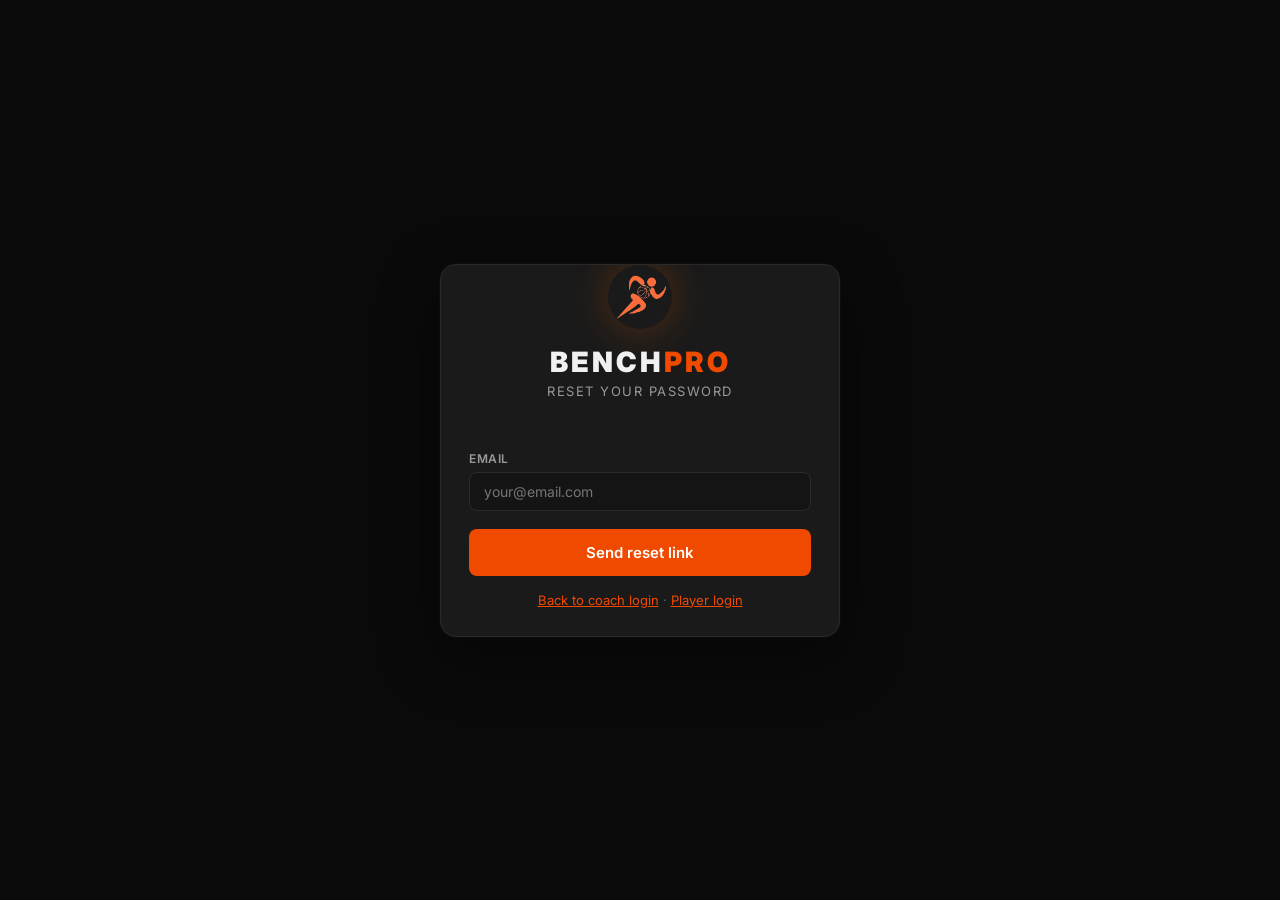
<file: forgot-password.html>
<!DOCTYPE html>
<html lang="en">
<head>
  <meta charset="UTF-8">
  <meta name="viewport" content="width=device-width, initial-scale=1.0">
  <title>Forgot Password — BenchPro</title>
  <link rel="stylesheet" href="styles.css">
  <link rel="icon" href="minilogo.png" type="image/png">
</head>
<body>
  <div class="auth-screen" style="display:flex;align-items:center;justify-content:center;min-height:100vh">
    <div class="auth-card" style="max-width:400px;width:100%">
      <div class="auth-logo" style="margin-bottom:24px">
        <img src="logo.png" alt="BenchPro" style="width:64px;height:64px">
        <h1 class="auth-brand">BENCH<span>PRO</span></h1>
        <p class="auth-tagline">Reset your password</p>
      </div>
      <div id="form-view" class="auth-view active" style="padding:28px">
        <div id="form-error" style="display:none;margin-bottom:16px;padding:12px;background:rgba(239,68,68,0.15);border-radius:8px;color:var(--red);font-size:14px"></div>
        <div id="form-success" style="display:none;margin-bottom:16px;padding:12px;background:rgba(34,197,94,0.15);border-radius:8px;color:var(--green);font-size:14px"></div>
        <div class="form-group">
          <label class="form-label">Email</label>
          <input type="email" class="form-input" id="forgot-email" placeholder="your@email.com">
        </div>
        <button class="btn btn-primary auth-btn" id="submit-btn" style="width:100%">Send reset link</button>
        <p style="text-align:center;margin-top:16px;font-size:13px;color:var(--text-muted)">
          <a href="/" style="color:var(--orange)">Back to coach login</a> · <a href="/student" style="color:var(--orange)">Player login</a>
        </p>
      </div>
    </div>
  </div>
  <script>
    (function() {
      const btn = document.getElementById('submit-btn');
      const errEl = document.getElementById('form-error');
      const successEl = document.getElementById('form-success');

      function showError(msg) {
        errEl.textContent = msg;
        errEl.style.display = 'block';
        successEl.style.display = 'none';
      }
      function showSuccess(msg) {
        successEl.textContent = msg;
        successEl.style.display = 'block';
        errEl.style.display = 'none';
      }

      btn.addEventListener('click', async () => {
        const email = document.getElementById('forgot-email').value.trim();
        errEl.style.display = 'none';
        successEl.style.display = 'none';
        if (!email) { showError('Enter your email'); return; }
        if (!/\S+@\S+\.\S+/.test(email)) { showError('Enter a valid email'); return; }
        btn.disabled = true;
        btn.textContent = 'Sending...';
        try {
          const res = await fetch('/api/auth/forgot-password', {
            method: 'POST',
            headers: { 'Content-Type': 'application/json' },
            body: JSON.stringify({ email })
          });
          const data = await res.json().catch(() => ({}));
          if (res.ok) {
            showSuccess(data.message || 'If that email exists, we sent a reset link. Check your inbox.');
          } else {
            showError(data.error || 'Something went wrong');
          }
        } catch (e) {
          showError('Could not connect. Please try again.');
        }
        btn.disabled = false;
        btn.textContent = 'Send reset link';
      });
    })();
  </script>
</body>
</html>
</file>
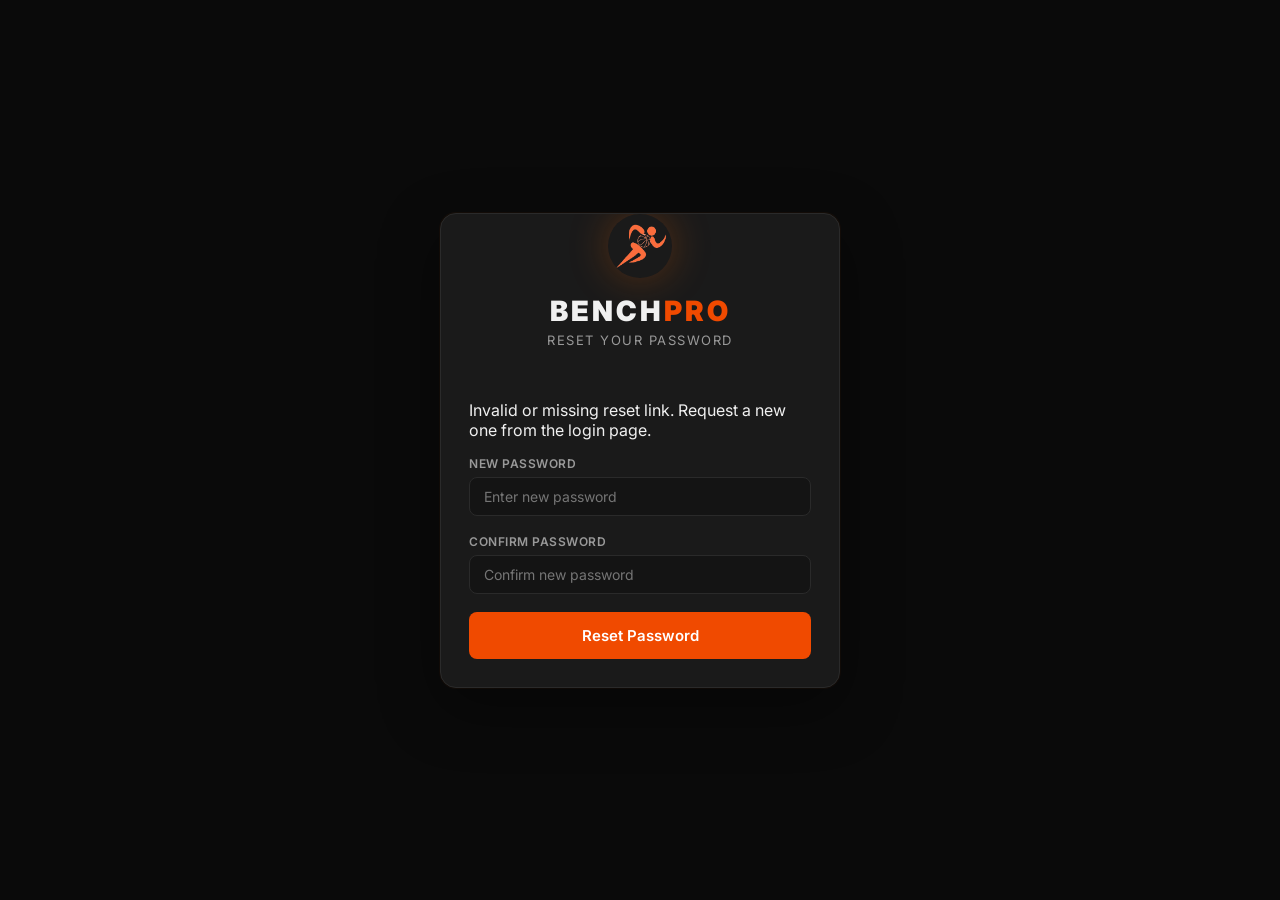
<file: reset-password.html>
<!DOCTYPE html>
<html lang="en">
<head>
  <meta charset="UTF-8">
  <meta name="viewport" content="width=device-width, initial-scale=1.0">
  <title>Reset Password — BenchPro</title>
  <link rel="stylesheet" href="styles.css">
  <link rel="icon" href="minilogo.png" type="image/png">
</head>
<body>
  <div class="auth-screen" style="display:flex;align-items:center;justify-content:center;min-height:100vh">
    <div class="auth-card" style="max-width:400px;width:100%">
      <div class="auth-logo" style="margin-bottom:24px">
        <img src="logo.png" alt="BenchPro" style="width:64px;height:64px">
        <h1 class="auth-brand">BENCH<span>PRO</span></h1>
        <p class="auth-tagline">Reset your password</p>
      </div>
      <div id="reset-form" class="auth-view active" style="padding:28px">
        <div id="reset-error" class="auth-error-popup" style="display:none;margin-bottom:16px"></div>
        <div class="form-group">
          <label class="form-label">New password</label>
          <input type="password" class="form-input" id="new-password" placeholder="Enter new password" minlength="4">
        </div>
        <div class="form-group">
          <label class="form-label">Confirm password</label>
          <input type="password" class="form-input" id="confirm-password" placeholder="Confirm new password">
        </div>
        <button class="btn btn-primary auth-btn" id="reset-btn" style="width:100%">Reset Password</button>
      </div>
      <div id="reset-success" style="display:none;padding:28px;text-align:center">
        <p style="font-size:18px;margin-bottom:16px">Password updated successfully.</p>
        <a href="/" class="btn btn-primary" style="margin-right:8px">Coach login</a>
        <a href="/student" class="btn btn-secondary">Player login</a>
      </div>
    </div>
  </div>
  <script>
    (function() {
      const params = new URLSearchParams(window.location.search);
      const token = params.get('token');
      const form = document.getElementById('reset-form');
      const success = document.getElementById('reset-success');
      const btn = document.getElementById('reset-btn');
      const errEl = document.getElementById('reset-error');

      function showError(msg) {
        errEl.textContent = msg;
        errEl.style.display = 'block';
      }

      if (!token) {
        showError('Invalid or missing reset link. Request a new one from the login page.');
        btn.disabled = true;
        return;
      }

      btn.addEventListener('click', async () => {
        const pw = document.getElementById('new-password').value;
        const confirm = document.getElementById('confirm-password').value;
        errEl.style.display = 'none';
        if (!pw || pw.length < 4) {
          showError('Password must be at least 4 characters');
          return;
        }
        if (pw !== confirm) {
          showError('Passwords do not match');
          return;
        }
        btn.disabled = true;
        btn.textContent = 'Updating...';
        try {
          const res = await fetch('/api/auth/reset-password', {
            method: 'POST',
            headers: { 'Content-Type': 'application/json' },
            body: JSON.stringify({ token, new_password: pw })
          });
          const data = await res.json().catch(() => ({}));
          if (res.ok) {
            form.style.display = 'none';
            success.style.display = 'block';
          } else {
            showError(data.error || 'Failed to reset password');
            btn.disabled = false;
            btn.textContent = 'Reset Password';
          }
        } catch (e) {
          showError('Could not connect. Please try again.');
          btn.disabled = false;
          btn.textContent = 'Reset Password';
        }
      });
    })();
  </script>
</body>
</html>
</file>
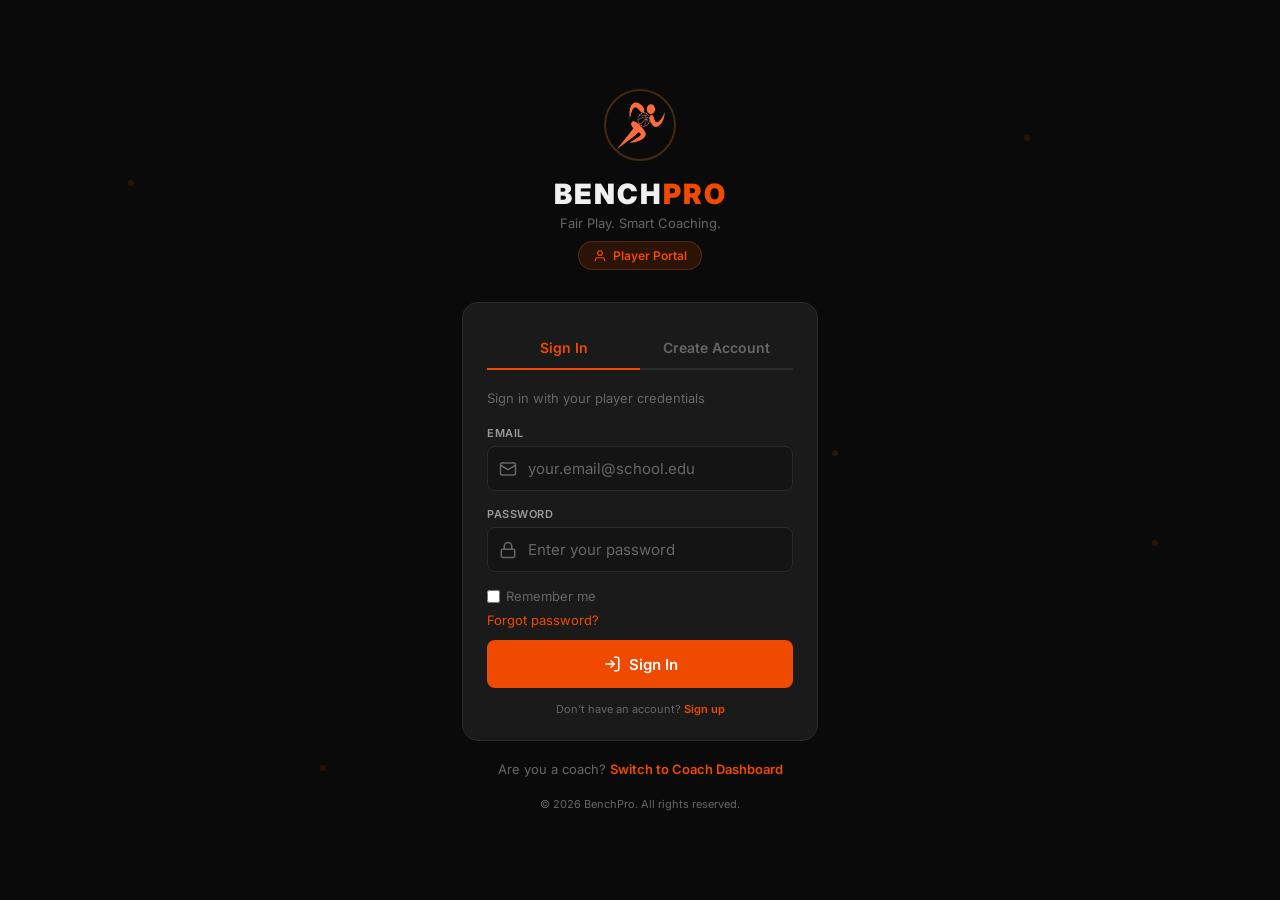
<file: student.html>
<!DOCTYPE html>
<html lang="en">

<head>
    <meta charset="UTF-8">
    <meta name="viewport" content="width=device-width, initial-scale=1.0, viewport-fit=cover, user-scalable=no">
    <title>BenchPro — Player View</title>
    <meta name="description"
        content="BenchPro student athlete mobile view. View your stats, upload clips, and receive coaching tips.">
    <meta name="apple-mobile-web-app-capable" content="yes">
    <meta name="apple-mobile-web-app-status-bar-style" content="black-translucent">
    <link rel="stylesheet" href="student.css">
    <link rel="icon" href="minilogo.png" type="image/png">
    <script>
        (function(){try{var d=localStorage.getItem('student_dark_mode');if(d!==null&&d!=='true'){document.documentElement.setAttribute('data-theme','light');}}catch(e){}})();
    </script>
</head>

<body>
    <script>
        (function(){try{var d=localStorage.getItem('student_dark_mode');if(d!==null){var darkOn=d==='true';document.body.classList.toggle('light-mode',!darkOn);if(!darkOn)document.documentElement.setAttribute('data-theme','light');}}catch(e){}})();
    </script>

    <!-- ===== AUTH SCREEN ===== -->
    <div class="auth-screen" id="student-auth">
        <div class="auth-particles">
            <div class="particle"></div>
            <div class="particle"></div>
            <div class="particle"></div>
            <div class="particle"></div>
            <div class="particle"></div>
            <div class="particle"></div>
        </div>

        <div class="auth-container">
            <div class="auth-logo">
                <img src="logo.png" alt="BenchPro">
                <h1 class="auth-brand">BENCH<span>PRO</span></h1>
                <p class="auth-tagline">Fair Play. Smart Coaching.</p>
                <div class="auth-role-badge">
                    <svg width="14" height="14" viewBox="0 0 24 24" fill="none" stroke="currentColor" stroke-width="2">
                        <path d="M20 21v-2a4 4 0 00-4-4H8a4 4 0 00-4 4v2"></path>
                        <circle cx="12" cy="7" r="4"></circle>
                    </svg>
                    Player Portal
                </div>
            </div>

            <div class="auth-card">
                <!-- Auth Tabs -->
                <div class="student-auth-tabs">
                    <button class="student-auth-tab active" id="tab-login" onclick="showStudentAuthTab('login')">Sign In</button>
                    <button class="student-auth-tab" id="tab-signup" onclick="showStudentAuthTab('signup')">Create Account</button>
                </div>

                <!-- LOGIN VIEW -->
                <div class="student-auth-view active" id="view-login">
                    <p class="auth-subtitle">Sign in with your player credentials</p>

                    <div class="form-group">
                        <label class="form-label">Email</label>
                        <div class="input-icon-wrap">
                            <svg class="input-icon" viewBox="0 0 24 24" fill="none" stroke="currentColor" stroke-width="2">
                                <rect x="2" y="4" width="20" height="16" rx="2"></rect>
                                <polyline points="22,7 12,13 2,7"></polyline>
                            </svg>
                            <input type="email" class="form-input with-icon" id="student-email"
                                placeholder="your.email@school.edu" autocomplete="email">
                        </div>
                    </div>

                    <div class="form-group">
                        <label class="form-label">Password</label>
                        <div class="input-icon-wrap">
                            <svg class="input-icon" viewBox="0 0 24 24" fill="none" stroke="currentColor" stroke-width="2">
                                <rect x="3" y="11" width="18" height="11" rx="2" ry="2"></rect>
                                <path d="M7 11V7a5 5 0 0110 0v4"></path>
                            </svg>
                            <input type="password" class="form-input with-icon" id="student-code"
                                placeholder="Enter your password" autocomplete="current-password">
                        </div>
                    </div>

                    <label style="display:flex;align-items:center;gap:6px;color:var(--text-muted);font-size:13px;cursor:pointer;margin-bottom:8px">
                        <input type="checkbox" id="student-remember-me" style="accent-color:var(--orange)"> Remember me
                    </label>
                    <p style="margin-bottom:12px;font-size:13px">
                        <a href="/forgot-password" style="color:var(--orange);text-decoration:none">Forgot password?</a>
                    </p>

                    <button class="btn btn-primary" id="student-login-btn" onclick="handleStudentLogin()">
                        <svg width="18" height="18" viewBox="0 0 24 24" fill="none" stroke="currentColor" stroke-width="2">
                            <path d="M15 3h4a2 2 0 012 2v14a2 2 0 01-2 2h-4"></path>
                            <polyline points="10 17 15 12 10 7"></polyline>
                            <line x1="15" y1="12" x2="3" y2="12"></line>
                        </svg>
                        Sign In
                    </button>

                    <p style="text-align:center;font-size:11px;color:var(--text-muted);margin-top:14px;">
                        Don't have an account? <a href="#" onclick="event.preventDefault();showStudentAuthTab('signup')" style="color:var(--orange);text-decoration:none;font-weight:600">Sign up</a>
                    </p>
                </div>

                <!-- SIGNUP VIEW -->
                <div class="student-auth-view" id="view-signup">

                    <!-- Step 1: Account Info -->
                    <div class="signup-step active" id="signup-step-1">
                        <p class="auth-subtitle">Create your player account</p>

                        <div class="form-group">
                            <label class="form-label">Full Name</label>
                            <div class="input-icon-wrap">
                                <svg class="input-icon" viewBox="0 0 24 24" fill="none" stroke="currentColor" stroke-width="2">
                                    <path d="M20 21v-2a4 4 0 00-4-4H8a4 4 0 00-4 4v2"></path>
                                    <circle cx="12" cy="7" r="4"></circle>
                                </svg>
                                <input type="text" class="form-input with-icon" id="signup-name"
                                    placeholder="Marcus James" autocomplete="name">
                            </div>
                        </div>

                        <div class="form-group">
                            <label class="form-label">Email</label>
                            <div class="input-icon-wrap">
                                <svg class="input-icon" viewBox="0 0 24 24" fill="none" stroke="currentColor" stroke-width="2">
                                    <rect x="2" y="4" width="20" height="16" rx="2"></rect>
                                    <polyline points="22,7 12,13 2,7"></polyline>
                                </svg>
                                <input type="email" class="form-input with-icon" id="signup-email"
                                    placeholder="your.email@school.edu" autocomplete="email">
                            </div>
                        </div>

                        <div class="form-group">
                            <label class="form-label">Password</label>
                            <div class="input-icon-wrap">
                                <svg class="input-icon" viewBox="0 0 24 24" fill="none" stroke="currentColor" stroke-width="2">
                                    <rect x="3" y="11" width="18" height="11" rx="2" ry="2"></rect>
                                    <path d="M7 11V7a5 5 0 0110 0v4"></path>
                                </svg>
                                <input type="password" class="form-input with-icon" id="signup-password"
                                    placeholder="Create a password" autocomplete="new-password">
                            </div>
                        </div>

                        <button class="btn btn-primary" onclick="handleStudentSignupStep1()">
                            Continue
                            <svg width="16" height="16" viewBox="0 0 24 24" fill="none" stroke="currentColor" stroke-width="2" style="margin-left:6px">
                                <polyline points="9 18 15 12 9 6"></polyline>
                            </svg>
                        </button>
                    </div>

                    <!-- Step 2: Join Team or Pick Plan -->
                    <div class="signup-step" id="signup-step-2">
                        <p class="auth-subtitle">How would you like to get started?</p>

                        <!-- Option A: Join a team -->
                        <div class="signup-option-card" id="opt-join" onclick="selectSignupOption('join')">
                            <div class="signup-option-icon">
                                <svg width="24" height="24" viewBox="0 0 24 24" fill="none" stroke="currentColor" stroke-width="2">
                                    <path d="M17 21v-2a4 4 0 00-4-4H5a4 4 0 00-4 4v2"></path>
                                    <circle cx="9" cy="7" r="4"></circle>
                                    <path d="M23 21v-2a4 4 0 00-3-3.87"></path>
                                    <path d="M16 3.13a4 4 0 010 7.75"></path>
                                </svg>
                            </div>
                            <div class="signup-option-text">
                                <strong>Join My Team</strong>
                                <span>I have a team code from my coach</span>
                            </div>
                            <div class="signup-option-check"></div>
                        </div>

                        <!-- Option B: Pick a plan -->
                        <div class="signup-option-card" id="opt-plan" onclick="selectSignupOption('plan')">
                            <div class="signup-option-icon">
                                <svg width="24" height="24" viewBox="0 0 24 24" fill="none" stroke="currentColor" stroke-width="2">
                                    <polygon points="12 2 15.09 8.26 22 9.27 17 14.14 18.18 21.02 12 17.77 5.82 21.02 7 14.14 2 9.27 8.91 8.26 12 2"></polygon>
                                </svg>
                            </div>
                            <div class="signup-option-text">
                                <strong>Choose a Plan</strong>
                                <span>Start training on my own</span>
                            </div>
                            <div class="signup-option-check"></div>
                        </div>

                        <!-- Join Team Input (hidden by default) -->
                        <div class="signup-detail-panel" id="join-panel" style="display:none">
                            <div class="form-group" style="margin-bottom:0">
                                <label class="form-label">Team Code</label>
                                <div class="input-icon-wrap">
                                    <svg class="input-icon" viewBox="0 0 24 24" fill="none" stroke="currentColor" stroke-width="2">
                                        <rect x="3" y="11" width="18" height="11" rx="2" ry="2"></rect>
                                        <path d="M7 11V7a5 5 0 0110 0v4"></path>
                                    </svg>
                                    <input type="text" class="form-input with-icon" id="signup-team-code"
                                        placeholder="e.g. HARKER2026" autocomplete="off">
                                </div>
                            </div>
                        </div>

                        <!-- Plan Selection (hidden by default) -->
                        <div class="signup-detail-panel" id="plan-panel" style="display:none">
                            <div class="student-plan-cards">
                                <div class="student-plan-card" id="splan-standard" onclick="selectStudentPlan('standard')">
                                    <div class="student-plan-name">Standard</div>
                                    <div class="student-plan-price">$8.99<span>/mo</span></div>
                                    <ul class="student-plan-perks">
                                        <li>Personal stat tracking</li>
                                        <li>Clip uploads (5/mo)</li>
                                        <li>Coach messages</li>
                                    </ul>
                                </div>
                                <div class="student-plan-card selected" id="splan-elite" onclick="selectStudentPlan('elite')">
                                    <div class="student-plan-popular">BEST VALUE</div>
                                    <div class="student-plan-name">Elite</div>
                                    <div class="student-plan-price">$29.99<span>/mo</span></div>
                                    <ul class="student-plan-perks">
                                        <li>Everything in Standard</li>
                                        <li>Unlimited clip uploads</li>
                                        <li>AI analysis on your clips</li>
                                        <li>Personalized drill plans</li>
                                    </ul>
                                </div>
                            </div>
                        </div>

                        <label style="display:flex;align-items:center;gap:6px;color:var(--text-muted);font-size:13px;cursor:pointer;margin-bottom:12px">
                            <input type="checkbox" id="student-signup-remember-me" style="accent-color:var(--orange)"> Keep me signed in on this device
                        </label>

                        <div class="btn-group">
                            <button class="btn btn-secondary btn-back" onclick="goSignupStep(1)">
                                <svg width="16" height="16" viewBox="0 0 24 24" fill="none" stroke="currentColor" stroke-width="2">
                                    <polyline points="15 18 9 12 15 6"></polyline>
                                </svg>
                                Back
                            </button>
                            <button class="btn btn-primary btn-submit" id="signup-finish-btn" onclick="handleStudentSignupFinish()">
                                Create Account
                                <svg width="16" height="16" viewBox="0 0 24 24" fill="none" stroke="currentColor" stroke-width="2">
                                    <polyline points="20 6 9 17 4 12"></polyline>
                                </svg>
                            </button>
                        </div>
                    </div>
                </div>
            </div>

            <p class="auth-switch" style="text-align:center;margin-top:20px;font-size:13px;color:var(--text-muted)">
                Are you a coach? <a href="/" style="color:var(--orange);text-decoration:none;font-weight:600">Switch to Coach Dashboard</a>
            </p>
            <p class="auth-footer">&copy; 2026 BenchPro. All rights reserved.</p>
        </div>
    </div>

    <!-- ===== MAIN APP ===== -->
    <div class="app-shell" id="student-app">

        <!-- Top Bar -->
        <div class="top-bar">
            <div class="top-bar-left">
                <img src="logo.png" alt="BP" class="top-bar-logo">
                <span class="top-bar-title" id="top-bar-page-title">BENCHPRO</span>
            </div>
            <div class="top-bar-right">
                <button class="top-bar-btn" onclick="switchTab('messages')" title="Notifications">
                    <svg width="18" height="18" viewBox="0 0 24 24" fill="none" stroke="currentColor" stroke-width="2">
                        <path d="M18 8A6 6 0 006 8c0 7-3 9-3 9h18s-3-2-3-9"></path>
                        <path d="M13.73 21a2 2 0 01-3.46 0"></path>
                    </svg>
                    <span class="notif-dot"></span>
                </button>
                <div class="avatar-sm" onclick="switchTab('profile')">MJ</div>
            </div>
        </div>

        <!-- Page Content -->
        <div class="page-content">

            <!-- ===== HOME TAB ===== -->
            <div class="tab-page active" id="page-home">
                <h1 class="page-title" id="home-title">Hey, Marcus!</h1>
                <p class="page-subtitle">Here's your performance snapshot for this season.</p>

                <!-- Quick Stats (dynamic) -->
                <div class="stats-row" id="home-stats"></div>

                <!-- Shooting Performance (dynamic) -->
                <div class="card">
                    <div class="card-header">
                        <h3>
                            <svg width="16" height="16" viewBox="0 0 24 24" fill="none" stroke="currentColor"
                                stroke-width="2">
                                <circle cx="12" cy="12" r="10"></circle>
                                <circle cx="12" cy="12" r="6"></circle>
                                <circle cx="12" cy="12" r="2"></circle>
                            </svg>
                            Shooting Breakdown
                        </h3>
                        <span class="badge badge-orange">Season</span>
                    </div>
                    <div class="card-body" id="home-shooting"></div>
                </div>

                <!-- Scoring Trend -->
                <div class="card">
                    <div class="card-header">
                        <h3>
                            <svg width="16" height="16" viewBox="0 0 24 24" fill="none" stroke="currentColor"
                                stroke-width="2">
                                <polyline points="22 12 18 12 15 21 9 3 6 12 2 12"></polyline>
                            </svg>
                            Scoring Trend
                        </h3>
                        <span class="badge badge-green">Last 10</span>
                    </div>
                    <div class="card-body">
                        <div class="sparkline-container">
                            <canvas id="trend-canvas"></canvas>
                        </div>
                        <div class="trend-chart-labels">
                            <span>10 games ago</span><span>Latest</span>
                        </div>
                    </div>
                </div>

                <!-- Recent Games (dynamic) -->
                <div class="card">
                    <div class="card-header">
                        <h3>
                            <svg width="16" height="16" viewBox="0 0 24 24" fill="none" stroke="currentColor"
                                stroke-width="2">
                                <rect x="2" y="4" width="20" height="16" rx="2"></rect>
                                <circle cx="12" cy="12" r="3"></circle>
                            </svg>
                            Recent Games
                        </h3>
                    </div>
                    <div class="card-body card-body-list" id="home-games"></div>
                </div>

                <!-- Coach Insights (dynamic) -->
                <div class="card">
                    <div class="card-header">
                        <h3>
                            <svg width="16" height="16" viewBox="0 0 24 24" fill="none" stroke="currentColor"
                                stroke-width="2">
                                <path
                                    d="M9.663 17h4.673M12 3v1m6.364 1.636l-.707.707M21 12h-1M4 12H3m3.343-5.657l-.707-.707m2.828 9.9a5 5 0 117.072 0l-.548.547A3.374 3.374 0 0014 18.469V19a2 2 0 11-4 0v-.531c0-.895-.356-1.754-.988-2.386l-.548-.547z">
                                </path>
                            </svg>
                            Coach Insights
                        </h3>
                        <span class="coach-badge">Coach</span>
                    </div>
                    <div class="card-body card-body-stack" id="home-insights"></div>
                </div>

                <!-- Challenges Preview -->
                <div class="card" id="home-challenges-preview">
                    <div class="card-header">
                        <h3>
                            <svg width="16" height="16" viewBox="0 0 24 24" fill="none" stroke="currentColor" stroke-width="2">
                                <circle cx="12" cy="12" r="10"></circle>
                                <path d="M12 6v6l4 2"></path>
                            </svg>
                            Challenges
                        </h3>
                        <button class="badge badge-orange badge-btn" onclick="switchTab('challenges')">View All</button>
                    </div>
                    <div class="card-body card-body-list" id="home-challenges-list">
                        <div style="text-align:center;padding:16px;color:var(--text-muted);font-size:13px">Loading...</div>
                    </div>
                </div>

                <!-- Today's Drills -->
                <div class="card">
                    <div class="card-header">
                        <h3>
                            <svg width="16" height="16" viewBox="0 0 24 24" fill="none" stroke="currentColor" stroke-width="2">
                                <polygon points="13 2 3 14 12 14 11 22 21 10 12 10 13 2"></polygon>
                            </svg>
                            Today's Drills
                        </h3>
                        <button class="badge badge-orange badge-btn" onclick="switchTab('drills')">View All</button>
                    </div>
                    <div class="card-body card-body-list">
                        <div class="drill-preview-item" onclick="switchTab('drills')">
                            <div class="drill-preview-icon"><svg width="18" height="18" viewBox="0 0 24 24" fill="none" stroke="var(--orange)" stroke-width="2"><circle cx="12" cy="12" r="10"/><path d="M8.56 2.75c4.37 6.03 6.02 9.42 8.03 17.72m2.54-15.38c-3.72 4.35-8.94 5.66-16.88 5.85m19.5 1.9c-3.5-.93-6.63-.82-8.94 0-2.58.92-5.01 2.86-7.44 6.32"/></svg></div>
                            <div class="drill-preview-info">
                                <div class="drill-preview-title">Crossover Speed Dribble</div>
                                <div class="drill-preview-meta">10 min · Ball Handling</div>
                            </div>
                            <span class="badge badge-yellow">Assigned</span>
                        </div>
                        <div class="drill-preview-item" onclick="switchTab('drills')">
                            <div class="drill-preview-icon"><svg width="18" height="18" viewBox="0 0 24 24" fill="none" stroke="var(--orange)" stroke-width="2"><circle cx="12" cy="12" r="10"/><circle cx="12" cy="12" r="6"/><circle cx="12" cy="12" r="2"/></svg></div>
                            <div class="drill-preview-info">
                                <div class="drill-preview-title">Elbow Pull-Up Jumper</div>
                                <div class="drill-preview-meta">15 min · Shooting</div>
                            </div>
                            <span class="badge badge-yellow">Assigned</span>
                        </div>
                    </div>
                </div>
            </div>

            <!-- ===== DRILLS TAB ===== -->
            <div class="tab-page" id="page-drills">
                <h1 class="page-title">Drills</h1>
                <p class="page-subtitle">Recommended drills from your coaching staff based on your performance.</p>

                <!-- Progress Summary -->
                <div class="drill-progress-card">
                    <div class="drill-progress-ring" id="drill-progress-ring">
                        <svg viewBox="0 0 80 80">
                            <circle cx="40" cy="40" r="34" fill="none" stroke="var(--border)" stroke-width="6"/>
                            <circle cx="40" cy="40" r="34" fill="none" stroke="var(--orange)" stroke-width="6"
                                stroke-dasharray="213.6" stroke-dashoffset="160.2" stroke-linecap="round"
                                transform="rotate(-90 40 40)" id="drill-ring-fill"/>
                        </svg>
                        <div class="drill-progress-text" id="drill-progress-text">1/4</div>
                    </div>
                    <div class="drill-progress-info">
                        <div style="font-size:16px;font-weight:700;">This Week</div>
                        <div style="font-size:12px;color:var(--text-muted);margin-top:2px;">1 of 4 drills completed</div>
                        <div style="margin-top:8px;display:flex;gap:6px;">
                            <span class="badge badge-green"><svg width="12" height="12" viewBox="0 0 24 24" fill="none" stroke="currentColor" stroke-width="2" style="vertical-align:-2px"><polygon points="13 2 3 14 12 14 11 22 21 10 12 10 13 2"/></svg> 1 streak</span>
                        </div>
                    </div>
                </div>

                <!-- Active Drills -->
                <div class="card">
                    <div class="card-header">
                        <h3>
                            <svg width="16" height="16" viewBox="0 0 24 24" fill="none" stroke="currentColor" stroke-width="2">
                                <circle cx="12" cy="12" r="10"></circle>
                                <polyline points="12 6 12 12 16 14"></polyline>
                            </svg>
                            Assigned Drills
                        </h3>
                        <span class="badge badge-orange" id="drills-remaining-badge">3 remaining</span>
                    </div>
                    <div class="card-body card-body-flush" id="drills-list">
                    </div>
                </div>

                <!-- Completed Drills -->
                <div class="card">
                    <div class="card-header">
                        <h3>
                            <svg width="16" height="16" viewBox="0 0 24 24" fill="none" stroke="currentColor" stroke-width="2">
                                <polyline points="20 6 9 17 4 12"></polyline>
                            </svg>
                            Completed
                        </h3>
                    </div>
                    <div class="card-body card-body-flush" id="drills-completed-list">
                    </div>
                </div>
            </div>

            <!-- ===== UPLOAD TAB ===== -->
            <div class="tab-page" id="page-upload">
                <h1 class="page-title">Upload Clips</h1>
                <p class="page-subtitle">Upload short game clips for AI analysis. Highlights, plays, or key moments.</p>

                <div class="card">
                    <div class="card-header">
                        <h3>
                            <svg width="16" height="16" viewBox="0 0 24 24" fill="none" stroke="currentColor"
                                stroke-width="2">
                                <path d="M21 15v4a2 2 0 01-2 2H5a2 2 0 01-2-2v-4"></path>
                                <polyline points="17 8 12 3 7 8"></polyline>
                                <line x1="12" y1="3" x2="12" y2="15"></line>
                            </svg>
                            New Clip
                        </h3>
                    </div>
                    <div class="card-body">
                        <div class="upload-zone" id="student-upload-zone" onclick="document.getElementById('clip-file-input').click()">
                            <svg width="40" height="40" viewBox="0 0 24 24" fill="none" stroke="currentColor"
                                stroke-width="1.5">
                                <path
                                    d="M14.5 4h-5L7 7H4a2 2 0 0 0-2 2v9a2 2 0 0 0 2 2h16a2 2 0 0 0 2-2V9a2 2 0 0 0-2-2h-3l-2.5-3z">
                                </path>
                                <circle cx="12" cy="13" r="3"></circle>
                            </svg>
                            <p><span class="highlight">Tap to select</span> your clip</p>
                            <p style="font-size:11px;color:var(--text-muted);margin-top:6px;">MP4, MOV, AVI · Max 5GB
                            </p>
                        </div>
                        <input type="file" id="clip-file-input" style="display:none" accept="video/*"
                            onchange="handleClipFileSelect(this)">
                        <div id="clip-file-info"
                            style="display:none;margin-top:12px;padding:10px 12px;background:rgba(59,130,246,0.1);border:1px solid rgba(59,130,246,0.3);border-radius:var(--radius-sm);align-items:center;gap:8px;flex-wrap:wrap">
                            <svg width="16" height="16" viewBox="0 0 24 24" fill="none" stroke="#3b82f6"
                                stroke-width="2">
                                <path
                                    d="M14.5 4h-5L7 7H4a2 2 0 0 0-2 2v9a2 2 0 0 0 2 2h16a2 2 0 0 0 2-2V9a2 2 0 0 0-2-2h-3l-2.5-3z">
                                </path>
                                <circle cx="12" cy="13" r="3"></circle>
                            </svg>
                            <span id="clip-selected-name" style="font-size:13px;color:var(--text-primary);flex:1"></span>
                            <button type="button" class="btn btn-sm btn-secondary" onclick="clearStudentClipFile()" style="flex-shrink:0">Remove</button>
                        </div>

                        <div class="form-group" style="margin-top:16px;">
                            <label class="form-label">Clip Title</label>
                            <input type="text" class="form-input" id="clip-title-input"
                                placeholder="e.g. Crossover layup Q3, Fast break assist">
                        </div>

                        <div class="upload-progress" id="upload-progress">
                            <div class="upload-progress-header">
                                <div class="upload-progress-name">
                                    <svg width="14" height="14" viewBox="0 0 24 24" fill="none" stroke="var(--orange)"
                                        stroke-width="2">
                                        <path d="M21 15v4a2 2 0 01-2 2H5a2 2 0 01-2-2v-4"></path>
                                        <polyline points="17 8 12 3 7 8"></polyline>
                                        <line x1="12" y1="3" x2="12" y2="15"></line>
                                    </svg>
                                    <span id="upload-file-name"></span>
                                </div>
                                <span class="upload-progress-pct" id="upload-pct">0%</span>
                            </div>
                            <div class="upload-bar">
                                <div class="upload-bar-fill" id="upload-bar-fill"></div>
                            </div>
                        </div>

                        <button class="btn btn-primary" style="margin-top:16px;" onclick="handleUploadClipBtn()">
                            <svg width="18" height="18" viewBox="0 0 24 24" fill="none" stroke="currentColor"
                                stroke-width="2">
                                <path d="M21 15v4a2 2 0 01-2 2H5a2 2 0 01-2-2v-4"></path>
                                <polyline points="17 8 12 3 7 8"></polyline>
                                <line x1="12" y1="3" x2="12" y2="15"></line>
                            </svg>
                            Upload & Analyze
                        </button>
                    </div>
                </div>

                <!-- My Clips / Analysis History -->
                <div class="card">
                    <div class="card-header">
                        <h3>
                            <svg width="16" height="16" viewBox="0 0 24 24" fill="none" stroke="currentColor"
                                stroke-width="2">
                                <path d="M4 11v8a2 2 0 002 2h12a2 2 0 002-2v-8"></path>
                                <path d="m4 11 3.5-6A2 2 0 019.2 4h5.6a2 2 0 011.7 1l3.5 6"></path>
                            </svg>
                            My Clips
                        </h3>
                        <span class="badge badge-blue" id="student-clips-badge">0 clips</span>
                    </div>
                    <div class="card-body card-body-list" id="my-clips-list">
                        <!-- Rendered by loadStudentClips -->
                    </div>
                </div>
            </div>

            <!-- ===== CHALLENGES TAB ===== -->
            <div class="tab-page" id="page-challenges">
                <h1 class="page-title">Challenges</h1>
                <p class="page-subtitle">Complete challenges, earn XP, and climb the leaderboard.</p>

                <!-- Weekly Winner Spotlight -->
                <div class="weekly-winner-spotlight" id="weekly-winner-spotlight" style="display:none">
                    <div class="weekly-winner-crown">⭐</div>
                    <div class="weekly-winner-content">
                        <div class="weekly-winner-label">Weekly Champion</div>
                        <div class="weekly-winner-name" id="weekly-winner-name"></div>
                        <div class="weekly-winner-xp" id="weekly-winner-xp"></div>
                    </div>
                </div>

                <!-- Rivalry Hints -->
                <div class="rivalry-hints" id="rivalry-hints" style="display:none">
                    <div class="rivalry-hint ahead" id="rivalry-ahead"></div>
                    <div class="rivalry-hint behind" id="rivalry-behind"></div>
                </div>

                <!-- Streaks -->
                <div class="card" style="margin-bottom:16px">
                    <div class="card-header">
                        <h3>🔥 Streaks</h3>
                        <span class="badge badge-orange">Keep it going!</span>
                    </div>
                    <div class="card-body" id="student-streaks">
                        <div style="text-align:center;padding:16px;color:var(--text-muted);font-size:13px">Loading...</div>
                    </div>
                </div>

                <!-- XP & Level Summary -->
                <div class="player-xp-card" id="player-xp-summary">
                    <div class="xp-flair-badge" id="xp-flair">🌱</div>
                    <div class="xp-level-badge" id="xp-level">Lv.1</div>
                    <div class="xp-info">
                        <div class="xp-total" id="xp-total">0 XP</div>
                        <div class="xp-badges" id="xp-badges"></div>
                    </div>
                </div>

                <!-- Skill Trees -->
                <div class="card" style="margin-bottom:16px">
                    <div class="card-header">
                        <h3>🎮 Skill Trees</h3>
                        <span class="badge badge-blue">Level up like a game</span>
                    </div>
                    <div class="card-body" id="student-skill-trees">
                        <div style="text-align:center;padding:16px;color:var(--text-muted);font-size:13px">Loading...</div>
                    </div>
                </div>

                <!-- Active Challenges -->
                <div class="card">
                    <div class="card-header">
                        <h3>
                            <svg width="16" height="16" viewBox="0 0 24 24" fill="none" stroke="currentColor" stroke-width="2">
                                <circle cx="12" cy="12" r="10"></circle>
                                <path d="M12 6v6l4 2"></path>
                            </svg>
                            Active Challenges
                        </h3>
                    </div>
                    <div class="card-body card-body-flush" id="student-challenges-list">
                        <div style="text-align:center;padding:24px;color:var(--text-muted);font-size:13px">Loading challenges...</div>
                    </div>
                </div>

                <!-- Leaderboard -->
                <div class="card">
                    <div class="card-header">
                        <h3>
                            <svg width="16" height="16" viewBox="0 0 24 24" fill="none" stroke="currentColor" stroke-width="2">
                                <line x1="12" y1="20" x2="12" y2="10"></line>
                                <line x1="18" y1="20" x2="18" y2="4"></line>
                                <line x1="6" y1="20" x2="6" y2="16"></line>
                            </svg>
                            Team Leaderboard
                        </h3>
                    </div>
                    <div class="card-body" id="student-leaderboard">
                        <div style="text-align:center;padding:24px;color:var(--text-muted);font-size:13px">Loading leaderboard...</div>
                    </div>
                </div>

                <!-- Hustle Leaderboard -->
                <div class="card">
                    <div class="card-header">
                        <h3>
                            <svg width="16" height="16" viewBox="0 0 24 24" fill="none" stroke="currentColor" stroke-width="2">
                                <path d="M12 22s8-4 8-10V5l-8-3-8 3v7c0 6 8 10 8 10z"></path>
                            </svg>
                            Hustle Leaderboard
                        </h3>
                        <span class="badge badge-green">Effort stats</span>
                    </div>
                    <div class="card-body" id="student-hustle-leaderboard">
                        <div style="text-align:center;padding:24px;color:var(--text-muted);font-size:13px">Loading...</div>
                    </div>
                </div>
            </div>

            <!-- ===== MESSAGES TAB ===== -->
            <div class="tab-page" id="page-messages">
                <div id="message-list-view">
                    <h1 class="page-title">Messages</h1>
                    <p class="page-subtitle">Tips and feedback from your coaching staff.</p>

                    <div class="card">
                        <div class="card-header">
                            <h3>
                                <svg width="16" height="16" viewBox="0 0 24 24" fill="none" stroke="currentColor"
                                    stroke-width="2">
                                    <path d="M21 15a2 2 0 01-2 2H7l-4 4V5a2 2 0 012-2h14a2 2 0 012 2z"></path>
                                </svg>
                                Inbox
                            </h3>
                            <span class="badge badge-orange">From Coach</span>
                        </div>
                        <div class="card-body card-body-list" id="messages-container">
                            <!-- Rendered by JS -->
                        </div>
                    </div>

                    <div style="text-align:center;padding:16px;color:var(--text-muted);font-size:12px;">
                        <svg width="16" height="16" viewBox="0 0 24 24" fill="none" stroke="currentColor"
                            stroke-width="2" style="vertical-align:-3px;margin-right:4px;">
                            <circle cx="12" cy="12" r="10"></circle>
                            <line x1="12" y1="16" x2="12" y2="12"></line>
                            <line x1="12" y1="8" x2="12.01" y2="8"></line>
                        </svg>
                        Messages are read-only. Contact your coach in person for questions.
                    </div>
                </div>

                <div class="message-detail" id="message-detail-view">
                    <!-- Rendered by JS when a message is opened -->
                </div>
            </div>

            <!-- ===== PROFILE TAB ===== -->
            <div class="tab-page" id="page-profile">
                <div class="card" style="margin-bottom:16px">
                    <div class="profile-hero">
                        <div class="profile-avatar">MJ</div>
                        <div class="profile-name">Marcus James</div>
                        <div class="profile-info">#3 · Point Guard</div>
                        <div class="profile-team">
                            <svg width="12" height="12" viewBox="0 0 24 24" fill="none" stroke="currentColor"
                                stroke-width="2">
                                <circle cx="12" cy="12" r="10"></circle>
                                <path d="M2 12h20"></path>
                            </svg>
                            Harker Eagles
                        </div>
                    </div>
                    <div class="card-body">
                        <div class="profile-stats-grid" id="profile-stats"></div>
                    </div>
                </div>

                <div class="card" style="margin-bottom:16px">
                    <div class="card-header">
                        <h3>Profile Flair</h3>
                        <span class="badge badge-orange">Unlock by leveling up</span>
                    </div>
                    <div class="card-body">
                        <p style="font-size:13px;color:var(--text-muted);margin-bottom:12px">Show off your progress with flair. Unlock new flairs as you level up.</p>
                        <div class="flair-grid" id="flair-grid">
                            <div style="padding:24px;text-align:center;color:var(--text-muted);font-size:13px">Loading flairs...</div>
                        </div>
                    </div>
                </div>

                <div class="settings-group">
                    <div class="settings-group-title">Preferences</div>
                    <div class="settings-item">
                        <div class="settings-item-left">
                            <div class="settings-icon orange">
                                <svg width="16" height="16" viewBox="0 0 24 24" fill="none" stroke="currentColor"
                                    stroke-width="2">
                                    <path d="M18 8A6 6 0 006 8c0 7-3 9-3 9h18s-3-2-3-9"></path>
                                    <path d="M13.73 21a2 2 0 01-3.46 0"></path>
                                </svg>
                            </div>
                            <div>
                                <div class="settings-item-label">Push Notifications</div>
                                <div class="settings-item-desc">Get notified for new messages</div>
                            </div>
                        </div>
                        <label class="toggle">
                            <input type="checkbox" id="notif-toggle" checked onchange="toggleNotifications(this)">
                            <span class="toggle-slider"></span>
                        </label>
                    </div>
                    <div class="settings-item">
                        <div class="settings-item-left">
                            <div class="settings-icon purple">
                                <svg width="16" height="16" viewBox="0 0 24 24" fill="none" stroke="currentColor"
                                    stroke-width="2">
                                    <path d="M21 12.79A9 9 0 1111.21 3 7 7 0 0021 12.79z"></path>
                                </svg>
                            </div>
                            <div>
                                <div class="settings-item-label">Dark Mode</div>
                                <div class="settings-item-desc">Use dark theme</div>
                            </div>
                        </div>
                        <label class="toggle">
                            <input type="checkbox" id="student-dark-mode-toggle" checked onchange="toggleStudentDarkMode(this.checked)">
                            <span class="toggle-slider"></span>
                        </label>
                    </div>
                </div>

                <div class="settings-group">
                    <div class="settings-group-title">Team</div>
                    <div class="settings-item" onclick="openSettingsModal('team')">
                        <div class="settings-item-left">
                            <div class="settings-icon blue">
                                <svg width="16" height="16" viewBox="0 0 24 24" fill="none" stroke="currentColor"
                                    stroke-width="2">
                                    <path d="M17 21v-2a4 4 0 00-4-4H5a4 4 0 00-4 4v2"></path>
                                    <circle cx="9" cy="7" r="4"></circle>
                                    <path d="M23 21v-2a4 4 0 00-3-3.87"></path>
                                    <path d="M16 3.13a4 4 0 010 7.75"></path>
                                </svg>
                            </div>
                            <div>
                                <div class="settings-item-label">Harker Eagles</div>
                                <div class="settings-item-desc">2025–26 Season</div>
                            </div>
                        </div>
                        <svg class="settings-chevron" width="16" height="16" viewBox="0 0 24 24" fill="none"
                            stroke="currentColor" stroke-width="2">
                            <polyline points="9 18 15 12 9 6"></polyline>
                        </svg>
                    </div>
                    <div class="settings-item" onclick="openSettingsModal('coach')">
                        <div class="settings-item-left">
                            <div class="settings-icon green">
                                <svg width="16" height="16" viewBox="0 0 24 24" fill="none" stroke="currentColor"
                                    stroke-width="2">
                                    <path d="M20 21v-2a4 4 0 00-4-4H8a4 4 0 00-4 4v2"></path>
                                    <circle cx="12" cy="7" r="4"></circle>
                                </svg>
                            </div>
                            <div>
                                <div class="settings-item-label">Coach Wilson</div>
                                <div class="settings-item-desc">Head Coach</div>
                            </div>
                        </div>
                        <svg class="settings-chevron" width="16" height="16" viewBox="0 0 24 24" fill="none"
                            stroke="currentColor" stroke-width="2">
                            <polyline points="9 18 15 12 9 6"></polyline>
                        </svg>
                    </div>
                </div>

                <div class="settings-group">
                    <div class="settings-group-title">Account</div>
                    <div class="settings-item" onclick="openSettingsModal('about')">
                        <div class="settings-item-left">
                            <div class="settings-icon blue">
                                <svg width="16" height="16" viewBox="0 0 24 24" fill="none" stroke="currentColor"
                                    stroke-width="2">
                                    <circle cx="12" cy="12" r="10"></circle>
                                    <line x1="12" y1="16" x2="12" y2="12"></line>
                                    <line x1="12" y1="8" x2="12.01" y2="8"></line>
                                </svg>
                            </div>
                            <div>
                                <div class="settings-item-label">About BenchPro</div>
                                <div class="settings-item-desc">Version 1.0.0</div>
                            </div>
                        </div>
                        <svg class="settings-chevron" width="16" height="16" viewBox="0 0 24 24" fill="none"
                            stroke="currentColor" stroke-width="2">
                            <polyline points="9 18 15 12 9 6"></polyline>
                        </svg>
                    </div>
                    <div class="settings-item" onclick="handleLogout()"
                        style="border-radius:0 0 var(--radius) var(--radius);">
                        <div class="settings-item-left">
                            <div class="settings-icon red">
                                <svg width="16" height="16" viewBox="0 0 24 24" fill="none" stroke="currentColor"
                                    stroke-width="2">
                                    <path d="M9 21H5a2 2 0 01-2-2V5a2 2 0 012-2h4"></path>
                                    <polyline points="16 17 21 12 16 7"></polyline>
                                    <line x1="21" y1="12" x2="9" y2="12"></line>
                                </svg>
                            </div>
                            <div>
                                <div class="settings-item-label" style="color:var(--red);">Log Out</div>
                                <div class="settings-item-desc">marcus@school.edu</div>
                            </div>
                        </div>
                    </div>
                </div>

                <p
                    style="text-align:center;color:var(--text-muted);font-size:11px;margin-top:20px;padding-bottom:20px;">
                    &copy; 2026 BenchPro. Fair Play. Smart Coaching.
                </p>
            </div>

        </div>

        <!-- ===== BOTTOM TAB BAR ===== -->
        <nav class="tab-bar">
            <button class="tab-btn active" data-tab="home" onclick="switchTab('home')">
                <svg viewBox="0 0 24 24" fill="none" stroke="currentColor" stroke-width="2">
                    <path d="M3 9l9-7 9 7v11a2 2 0 01-2 2H5a2 2 0 01-2-2z"></path>
                    <polyline points="9 22 9 12 15 12 15 22"></polyline>
                </svg>
                Home
            </button>
            <button class="tab-btn" data-tab="upload" onclick="switchTab('upload')">
                <svg viewBox="0 0 24 24" fill="none" stroke="currentColor" stroke-width="2">
                    <path d="M21 15v4a2 2 0 01-2 2H5a2 2 0 01-2-2v-4"></path>
                    <polyline points="17 8 12 3 7 8"></polyline>
                    <line x1="12" y1="3" x2="12" y2="15"></line>
                </svg>
                Upload
            </button>
            <button class="tab-btn" data-tab="drills" onclick="switchTab('drills')">
                <svg viewBox="0 0 24 24" fill="none" stroke="currentColor" stroke-width="2">
                    <polygon points="13 2 3 14 12 14 11 22 21 10 12 10 13 2"></polygon>
                </svg>
                Drills
            </button>
            <button class="tab-btn" data-tab="challenges" onclick="switchTab('challenges')">
                <svg viewBox="0 0 24 24" fill="none" stroke="currentColor" stroke-width="2">
                    <circle cx="12" cy="12" r="10"></circle>
                    <path d="M12 6v6l4 2"></path>
                </svg>
                Challenges
            </button>
            <button class="tab-btn" data-tab="messages" onclick="switchTab('messages')">
                <svg viewBox="0 0 24 24" fill="none" stroke="currentColor" stroke-width="2">
                    <path d="M21 15a2 2 0 01-2 2H7l-4 4V5a2 2 0 012-2h14a2 2 0 012 2z"></path>
                </svg>
                Messages
                <span class="tab-badge" id="msg-badge">2</span>
            </button>
            <button class="tab-btn" data-tab="profile" onclick="switchTab('profile')">
                <svg viewBox="0 0 24 24" fill="none" stroke="currentColor" stroke-width="2">
                    <path d="M20 21v-2a4 4 0 00-4-4H8a4 4 0 00-4 4v2"></path>
                    <circle cx="12" cy="7" r="4"></circle>
                </svg>
                Profile
            </button>
        </nav>

    </div>

    <!-- Settings Modal -->
    <div class="settings-modal-overlay" id="settings-modal-overlay" onclick="closeSettingsModal()">
        <div class="settings-modal" onclick="event.stopPropagation()">
            <div class="settings-modal-header">
                <h3 id="settings-modal-title">Settings</h3>
                <button class="settings-modal-close" onclick="closeSettingsModal()">
                    <svg width="20" height="20" viewBox="0 0 24 24" fill="none" stroke="currentColor" stroke-width="2">
                        <line x1="18" y1="6" x2="6" y2="18"></line>
                        <line x1="6" y1="6" x2="18" y2="18"></line>
                    </svg>
                </button>
            </div>
            <div class="settings-modal-body" id="settings-modal-body"></div>
        </div>
    </div>

    <!-- Challenge Progress Modal -->
    <div class="challenge-modal-overlay" id="challenge-progress-modal" onclick="if(event.target===this)closeChallengeProgressModal()">
        <div class="modal" style="max-width:400px">
            <div class="modal-header">
                <h3 id="challenge-progress-title">Submit Progress</h3>
                <button class="btn-icon" onclick="closeChallengeProgressModal()" style="background:none;border:none;cursor:pointer;color:var(--text-secondary)">
                    <svg width="20" height="20" viewBox="0 0 24 24" fill="none" stroke="currentColor" stroke-width="2"><line x1="18" y1="6" x2="6" y2="18"/><line x1="6" y1="6" x2="18" y2="18"/></svg>
                </button>
            </div>
            <div class="modal-body">
                <p id="challenge-progress-desc" style="color:var(--text-muted);font-size:13px;margin-bottom:12px"></p>
                <div class="form-group">
                    <label class="form-label">Progress Value</label>
                    <input type="number" class="form-input" id="challenge-progress-value" min="0" step="0.1" placeholder="e.g. 150 shots">
                </div>
                <div class="form-group">
                    <label class="form-label">Note (optional)</label>
                    <input type="text" class="form-input" id="challenge-progress-note" placeholder="e.g. Made 150 at practice">
                </div>
                <button class="btn btn-primary" style="width:100%" onclick="submitChallengeProgress()">Submit Progress</button>
            </div>
        </div>
    </div>

    <!-- XP Toast (animated) -->
    <div id="xp-toast" class="xp-toast" style="display:none">
        <span class="xp-toast-icon">🔥</span>
        <span class="xp-toast-text" id="xp-toast-text">+100 XP — Challenge Complete!</span>
    </div>

    <!-- Game Detail Modal -->
    <div class="game-detail-overlay" id="game-detail-overlay" onclick="if(event.target===this)closeGameDetail()">
        <div class="game-detail-modal">
            <div class="game-detail-header">
                <h3 id="game-detail-title">Game Details</h3>
                <button class="btn-icon" onclick="closeGameDetail()" style="background:none;border:none;cursor:pointer;color:var(--text-secondary)">
                    <svg width="20" height="20" viewBox="0 0 24 24" fill="none" stroke="currentColor" stroke-width="2"><line x1="18" y1="6" x2="6" y2="18"/><line x1="6" y1="6" x2="18" y2="18"/></svg>
                </button>
            </div>
            <div class="game-detail-body" id="game-detail-body"></div>
        </div>
    </div>

    <!-- Analysis Indicator (top corner, non-blocking) -->
    <div class="analysis-indicator" id="student-analysis-indicator">
        <div class="analysis-indicator-inner">
            <div class="analysis-indicator-header">
                <div class="analysis-indicator-icon">
                    <svg viewBox="0 0 24 24" width="16" height="16" fill="none" stroke="currentColor" stroke-width="2">
                        <path d="M12 2a4 4 0 014 4c0 1.1-.9 2-2 2h-4a2 2 0 01-2-2 4 4 0 014-4z" />
                        <circle cx="12" cy="16" r="4" />
                        <path d="M12 12v4" />
                    </svg>
                </div>
                <span class="analysis-indicator-title" id="student-analysis-indicator-title">Analyzing...</span>
                <span class="analysis-indicator-pct" id="student-analysis-indicator-pct">0%</span>
            </div>
            <div class="analysis-indicator-bar">
                <div class="analysis-indicator-fill" id="student-analysis-progress-fill"></div>
            </div>
            <div class="analysis-indicator-stage" id="student-analysis-progress-label">Uploading...</div>
        </div>
    </div>

    <script src="student.js"></script>
</body>

</html>
</file>
<file: styles.css>
@import url('https://fonts.googleapis.com/css2?family=Inter:wght@300;400;500;600;700;800;900&display=swap');

:root {
  --bg-primary: #0a0a0a;
  --bg-secondary: #141414;
  --bg-card: #1a1a1a;
  --bg-card-hover: #222;
  --bg-sidebar: #111;
  --orange: #F04A00;
  --orange-light: #FF6A00;
  --orange-dark: #C03B00;
  --orange-glow: rgba(212, 115, 26, 0.15);
  --orange-glow-strong: rgba(212, 115, 26, 0.3);
  --text-primary: #f0f0f0;
  --text-secondary: #999;
  --text-muted: #666;
  --border: #2a2a2a;
  --border-light: #333;
  --green: #22c55e;
  --red: #ef4444;
  --blue: #3b82f6;
  --yellow: #eab308;
  --purple: #a855f7;
  --sidebar-width: 72px;
  --sidebar-expanded: 240px;
  --header-height: 64px;
  --radius: 12px;
  --radius-sm: 8px;
  --radius-lg: 16px;
  --transition: 0.25s cubic-bezier(0.4, 0, 0.2, 1);
}

* {
  margin: 0;
  padding: 0;
  box-sizing: border-box;
}

body {
  font-family: 'Inter', -apple-system, BlinkMacSystemFont, sans-serif;
  background: var(--bg-primary);
  color: var(--text-primary);
  overflow-x: hidden;
  min-height: 100vh;
  transition: background var(--transition), color var(--transition);
}

/* ===== LIGHT MODE ===== */
html[data-theme="light"] {
  --bg-primary: #f5f5f5;
  --bg-secondary: #ffffff;
  --bg-card: #ffffff;
  --bg-card-hover: #f0f0f0;
  --bg-sidebar: #fafafa;
  --text-primary: #1a1a1a;
  --text-secondary: #555;
  --text-muted: #888;
  --border: #e5e5e5;
  --border-light: #ddd;
  --orange-glow: rgba(212, 115, 26, 0.12);
  --orange-glow-strong: rgba(212, 115, 26, 0.25);
}

body.light-mode {
  --bg-primary: #f5f5f5;
  --bg-secondary: #ffffff;
  --bg-card: #ffffff;
  --bg-card-hover: #f0f0f0;
  --bg-sidebar: #fafafa;
  --text-primary: #1a1a1a;
  --text-secondary: #555;
  --text-muted: #888;
  --border: #e5e5e5;
  --border-light: #ddd;
  --orange-glow: rgba(212, 115, 26, 0.12);
  --orange-glow-strong: rgba(212, 115, 26, 0.25);
}

html[data-theme="light"] .sidebar,
body.light-mode .sidebar {
  border-right-color: var(--border);
}

html[data-theme="light"] ::-webkit-scrollbar-thumb,
body.light-mode ::-webkit-scrollbar-thumb {
  background: #bbb;
}

html[data-theme="light"] ::-webkit-scrollbar-thumb:hover,
body.light-mode ::-webkit-scrollbar-thumb:hover {
  background: #999;
}

.theme-btn.active {
  background: var(--orange);
  color: #fff;
  border-color: var(--orange);
}

/* ===== SCROLLBAR ===== */
::-webkit-scrollbar {
  width: 6px;
  height: 6px;
}

::-webkit-scrollbar-track {
  background: transparent;
}

::-webkit-scrollbar-thumb {
  background: #333;
  border-radius: 3px;
}

::-webkit-scrollbar-thumb:hover {
  background: #555;
}

/* ===== SIDEBAR ===== */
.sidebar {
  position: fixed;
  top: 0;
  left: 0;
  width: var(--sidebar-width);
  height: 100vh;
  background: var(--bg-sidebar);
  border-right: 1px solid var(--border);
  display: flex;
  flex-direction: column;
  z-index: 100;
  transition: width var(--transition);
  overflow: hidden;
}

.sidebar:hover {
  width: var(--sidebar-expanded);
}

.sidebar-logo {
  height: var(--header-height);
  display: flex;
  align-items: center;
  padding: 0 14px;
  gap: 12px;
  border-bottom: 1px solid var(--border);
  flex-shrink: 0;
}

.sidebar-logo img {
  width: 40px;
  height: 40px;
  border-radius: 50%;
  flex-shrink: 0;
  object-fit: cover;
}

.inline-icon {
  width: 20px;
  height: 20px;
  display: inline-block;
  vertical-align: -3px;
  margin-right: 2px;
}

.inline-icon svg {
  width: 100%;
  height: 100%;
}

.sidebar-logo span {
  font-weight: 800;
  font-size: 18px;
  color: var(--orange);
  white-space: nowrap;
  opacity: 0;
  transition: opacity var(--transition);
}

.sidebar:hover .sidebar-logo span {
  opacity: 1;
}

.sidebar-nav {
  flex: 1;
  padding: 12px 0;
  overflow-y: auto;
  overflow-x: hidden;
}

.nav-section-label {
  font-size: 10px;
  font-weight: 700;
  text-transform: uppercase;
  letter-spacing: 1.5px;
  color: var(--text-muted);
  padding: 16px 24px 8px;
  white-space: nowrap;
  opacity: 0;
  transition: opacity var(--transition);
}

.sidebar:hover .nav-section-label {
  opacity: 1;
}

.nav-item {
  display: flex;
  align-items: center;
  gap: 14px;
  padding: 11px 24px;
  cursor: pointer;
  color: var(--text-secondary);
  transition: all var(--transition);
  white-space: nowrap;
  position: relative;
  text-decoration: none;
  border: none;
  background: none;
  width: 100%;
  font-family: inherit;
  font-size: 13.5px;
  font-weight: 500;
}

.nav-item:hover {
  color: var(--text-primary);
  background: rgba(255, 255, 255, 0.04);
}

.nav-item.active {
  color: var(--orange);
  background: var(--orange-glow);
}

.nav-item.active::before {
  content: '';
  position: absolute;
  left: 0;
  top: 50%;
  transform: translateY(-50%);
  width: 3px;
  height: 24px;
  background: var(--orange);
  border-radius: 0 3px 3px 0;
}

.nav-item svg {
  width: 20px;
  height: 20px;
  flex-shrink: 0;
}

.nav-item span {
  opacity: 0;
  transition: opacity var(--transition);
}

.sidebar:hover .nav-item span {
  opacity: 1;
}

.sidebar-footer {
  padding: 16px;
  border-top: 1px solid var(--border);
  flex-shrink: 0;
}

.plan-badge {
  display: flex;
  align-items: center;
  gap: 8px;
  padding: 8px 12px;
  border-radius: var(--radius-sm);
  background: var(--orange-glow);
  cursor: pointer;
  transition: all var(--transition);
  border: 1px solid rgba(232, 101, 10, 0.2);
}

.plan-badge:hover {
  background: var(--orange-glow-strong);
}

.plan-badge svg {
  width: 18px;
  height: 18px;
  color: var(--orange);
  flex-shrink: 0;
}

.plan-badge-text {
  white-space: nowrap;
  opacity: 0;
  transition: opacity var(--transition);
}

.plan-badge-text .plan-name {
  font-size: 12px;
  font-weight: 700;
  color: var(--orange);
}

.plan-badge-text .plan-price {
  font-size: 10px;
  color: var(--text-muted);
}

.sidebar:hover .plan-badge-text {
  opacity: 1;
}

/* ===== MAIN LAYOUT ===== */
.main-content {
  margin-left: var(--sidebar-width);
  min-height: 100vh;
  transition: margin-left var(--transition);
}

/* ===== HEADER ===== */
.header {
  height: var(--header-height);
  display: flex;
  align-items: center;
  justify-content: space-between;
  padding: 0 32px;
  border-bottom: 1px solid var(--border);
  background: rgba(10, 10, 10, 0.8);
  backdrop-filter: blur(20px);
  position: sticky;
  top: 0;
  z-index: 50;
}

.header-left {
  display: flex;
  align-items: center;
  gap: 16px;
}

.header-search {
  display: flex;
  align-items: center;
  gap: 10px;
  background: var(--bg-card);
  border: 1px solid var(--border);
  border-radius: var(--radius);
  padding: 8px 16px;
  min-width: 280px;
  transition: border-color var(--transition);
}

.header-search:focus-within {
  border-color: var(--orange);
}

.header-search svg {
  width: 16px;
  height: 16px;
  color: var(--text-muted);
  flex-shrink: 0;
}

.header-search input {
  background: none;
  border: none;
  outline: none;
  color: var(--text-primary);
  font-size: 13px;
  font-family: inherit;
  width: 100%;
}

.header-search input::placeholder {
  color: var(--text-muted);
}

.header-right {
  display: flex;
  align-items: center;
  gap: 12px;
}

.header-btn {
  width: 40px;
  height: 40px;
  display: flex;
  align-items: center;
  justify-content: center;
  border-radius: var(--radius-sm);
  cursor: pointer;
  background: var(--bg-card);
  border: 1px solid var(--border);
  color: var(--text-secondary);
  transition: all var(--transition);
  position: relative;
}

.header-btn:hover {
  color: var(--text-primary);
  border-color: var(--border-light);
}

.header-btn svg {
  width: 18px;
  height: 18px;
}

.notif-dot {
  position: absolute;
  top: 6px;
  right: 6px;
  width: 8px;
  height: 8px;
  background: var(--orange);
  border-radius: 50%;
  border: 2px solid var(--bg-primary);
}

.avatar {
  width: 40px;
  height: 40px;
  border-radius: 50%;
  background: var(--bg-card);
  color: var(--orange);
  display: flex;
  align-items: center;
  justify-content: center;
  font-weight: 700;
  font-size: 14px;
  cursor: pointer;
  border: 2px solid var(--orange);
  transition: all var(--transition);
}

.avatar:hover {
  background: var(--orange-glow);
}

/* ===== AVATAR DROPDOWN MENU ===== */
.avatar-wrap {
  position: relative;
}

.avatar-menu {
  display: none;
  position: absolute;
  right: 0;
  top: 44px;
  background: var(--bg-card);
  border: 1px solid var(--border);
  border-radius: var(--radius);
  padding: 6px 0;
  min-width: 180px;
  z-index: 9999;
  box-shadow: 0 8px 24px rgba(0, 0, 0, 0.4);
}

.avatar-menu-info {
  padding: 10px 16px;
  font-size: 13px;
  font-weight: 700;
  color: var(--text-primary);
  border-bottom: 1px solid var(--border);
}

.avatar-menu-email {
  padding: 6px 16px 10px;
  font-size: 11px;
  color: var(--text-muted);
  border-bottom: 1px solid var(--border);
}

.avatar-menu-btn {
  display: flex;
  align-items: center;
  gap: 8px;
  width: 100%;
  padding: 10px 16px;
  background: none;
  border: none;
  color: var(--text-secondary);
  font-size: 13px;
  font-family: inherit;
  cursor: pointer;
  text-align: left;
  transition: background var(--transition);
}

.avatar-menu-btn:hover {
  background: rgba(212, 115, 26, 0.08);
}

.avatar-menu-btn.danger {
  color: var(--red);
  border-top: 1px solid var(--border);
}

.avatar-menu-btn.danger:hover {
  background: rgba(239, 68, 68, 0.08);
}

/* ===== PAGE CONTENT ===== */
.page {
  display: none;
  padding: 32px;
  animation: fadeIn 0.3s ease;
}

.page.active {
  display: block;
}

@keyframes fadeIn {
  from {
    opacity: 0;
    transform: translateY(8px);
  }

  to {
    opacity: 1;
    transform: translateY(0);
  }
}

.page-title {
  font-size: 28px;
  font-weight: 800;
  margin-bottom: 4px;
}

.page-subtitle {
  color: var(--text-secondary);
  font-size: 14px;
  margin-bottom: 28px;
}

/* ===== STAT CARDS ===== */
.stats-grid {
  display: grid;
  grid-template-columns: repeat(auto-fit, minmax(220px, 1fr));
  gap: 16px;
  margin-bottom: 28px;
}

.stat-card {
  background: var(--bg-card);
  border: 1px solid var(--border);
  border-radius: var(--radius);
  padding: 20px;
  position: relative;
  overflow: hidden;
  transition: all var(--transition);
}

.stat-card:hover {
  border-color: var(--border-light);
  transform: translateY(-2px);
  box-shadow: 0 4px 12px rgba(0, 0, 0, 0.2);
}

.stat-card-icon {
  width: 40px;
  height: 40px;
  border-radius: var(--radius-sm);
  display: flex;
  align-items: center;
  justify-content: center;
  margin-bottom: 14px;
  font-size: 18px;
}

.stat-card-icon.orange {
  background: var(--orange-glow);
  color: var(--orange);
}

.stat-card-icon.green {
  background: rgba(34, 197, 94, 0.15);
  color: var(--green);
}

.stat-card-icon.blue {
  background: rgba(59, 130, 246, 0.15);
  color: var(--blue);
}

.stat-card-icon.purple {
  background: rgba(168, 85, 247, 0.15);
  color: var(--purple);
}

.stat-label {
  font-size: 12px;
  color: var(--text-secondary);
  font-weight: 500;
  text-transform: uppercase;
  letter-spacing: 0.5px;
}

.stat-value {
  font-size: 32px;
  font-weight: 800;
  margin: 4px 0;
}

.stat-change {
  font-size: 12px;
  font-weight: 600;
}

.stat-change.up {
  color: var(--green);
}

.stat-change.down {
  color: var(--red);
}

/* ===== CARDS / SECTIONS ===== */
.card {
  background: var(--bg-card);
  border: 1px solid var(--border);
  border-radius: var(--radius);
  overflow: hidden;
}

.card-header {
  display: flex;
  align-items: center;
  justify-content: space-between;
  padding: 18px 20px;
  border-bottom: 1px solid var(--border);
}

.card-header h3 {
  font-size: 15px;
  font-weight: 700;
}

.card-body {
  padding: 20px;
}

.card-body-flush {
  padding: 0;
}

.card-body-list {
  padding: 0 20px;
}

.section-grid {
  display: grid;
  gap: 20px;
  grid-template-columns: repeat(auto-fit, minmax(380px, 1fr));
  margin-bottom: 28px;
}

/* ===== CHALLENGES ===== */
.challenges-grid {
  display: grid;
  gap: 20px;
  grid-template-columns: repeat(auto-fit, minmax(340px, 1fr));
  margin-bottom: 28px;
}

.challenge-card {
  background: var(--bg-card);
  border: 1px solid var(--border);
  border-radius: var(--radius);
  padding: 16px;
  cursor: pointer;
  transition: all var(--transition);
}

.challenge-card:hover {
  border-color: var(--orange);
  background: var(--bg-card-hover);
  box-shadow: 0 4px 20px rgba(240, 74, 0, 0.08);
}

.challenge-card.expired {
  opacity: 0.7;
}

.challenge-card-header {
  display: flex;
  justify-content: space-between;
  align-items: center;
  margin-bottom: 8px;
}

.challenge-type-badge {
  font-size: 11px;
  font-weight: 600;
  text-transform: uppercase;
  color: var(--orange);
  background: var(--orange-glow);
  padding: 4px 8px;
  border-radius: 6px;
}

.challenge-xp {
  font-size: 12px;
  font-weight: 700;
  color: var(--green);
}

.challenge-card-title {
  font-size: 15px;
  font-weight: 700;
  margin-bottom: 4px;
}

.challenge-card-desc {
  font-size: 13px;
  color: var(--text-muted);
  margin-bottom: 8px;
  line-height: 1.4;
}

.challenge-card-meta {
  font-size: 11px;
  color: var(--text-secondary);
}

.leaderboard-row {
  display: flex;
  align-items: center;
  gap: 12px;
  padding: 10px 12px;
  border-bottom: 1px solid var(--border);
  font-size: 13px;
}

.leaderboard-row:last-child {
  border-bottom: none;
}

.leaderboard-rank {
  font-weight: 800;
  color: var(--orange);
  min-width: 28px;
}

.leaderboard-name {
  flex: 1;
  font-weight: 600;
}

.leaderboard-xp {
  font-weight: 700;
  color: var(--green);
}

.leaderboard-level {
  font-size: 11px;
  color: var(--text-muted);
  background: var(--bg-secondary);
  padding: 2px 6px;
  border-radius: 4px;
}

.leaderboard-badges {
  display: flex;
  gap: 4px;
}

.leaderboard-badge {
  font-size: 14px;
}

.leaderboard-flair {
  font-size: 16px;
  min-width: 24px;
  text-align: center;
}

.leaderboard-row.weekly-winner-row {
  background: rgba(234, 179, 8, 0.08);
  border-left: 3px solid var(--yellow);
}

.weekly-winner-spotlight {
  display: flex;
  align-items: center;
  gap: 16px;
  padding: 12px 16px;
  background: linear-gradient(135deg, rgba(234, 179, 8, 0.12) 0%, rgba(234, 179, 8, 0.04) 100%);
  border: 1px solid rgba(234, 179, 8, 0.35);
  border-radius: var(--radius-sm);
}

.weekly-winner-crown {
  font-size: 28px;
  line-height: 1;
}

.weekly-winner-label {
  font-size: 10px;
  font-weight: 700;
  text-transform: uppercase;
  color: var(--yellow);
  letter-spacing: 0.5px;
}

.weekly-winner-name {
  font-size: 15px;
  font-weight: 800;
  margin-top: 2px;
}

.weekly-winner-xp {
  font-size: 11px;
  color: var(--text-muted);
  margin-top: 2px;
}

.participation-list {
  margin-top: 8px;
}

.participation-row {
  display: flex;
  align-items: center;
  gap: 12px;
  padding: 8px 0;
  border-bottom: 1px solid var(--border);
  font-size: 13px;
}

.participation-row:last-child {
  border-bottom: none;
}

.part-name {
  flex: 1;
}

.part-progress {
  color: var(--text-secondary);
}

.part-status {
  font-weight: 600;
  color: var(--green);
}

/* ===== BUTTONS ===== */
.btn {
  display: inline-flex;
  align-items: center;
  gap: 8px;
  padding: 10px 20px;
  border-radius: var(--radius-sm);
  font-family: inherit;
  font-size: 13px;
  font-weight: 600;
  cursor: pointer;
  transition: all var(--transition);
  border: none;
  text-decoration: none;
  white-space: nowrap;
}

.btn-primary {
  background: var(--orange);
  color: #fff;
}

.btn-primary:hover {
  background: var(--orange-light);
  transform: translateY(-1px);
  box-shadow: 0 4px 16px rgba(232, 101, 10, 0.3);
}

.btn-secondary {
  background: var(--bg-card);
  border: 1px solid var(--border);
  color: var(--text-primary);
}

.btn-secondary:hover {
  border-color: var(--border-light);
  background: var(--bg-card-hover);
  transform: translateY(-1px);
}

.btn-sm {
  padding: 6px 14px;
  font-size: 12px;
}

.btn-icon {
  width: 36px;
  height: 36px;
  padding: 0;
  display: flex;
  align-items: center;
  justify-content: center;
  border-radius: var(--radius-sm);
  cursor: pointer;
  background: var(--bg-card);
  border: 1px solid var(--border);
  color: var(--text-secondary);
  transition: all var(--transition);
}

.btn-icon:hover {
  color: var(--text-primary);
  border-color: var(--border-light);
  background: var(--bg-card-hover);
}

/* ===== BADGE / TAG ===== */
.badge {
  display: inline-flex;
  align-items: center;
  gap: 4px;
  padding: 4px 10px;
  border-radius: 20px;
  font-size: 11px;
  font-weight: 600;
}

.badge-orange {
  background: var(--orange-glow);
  color: var(--orange);
}

.badge-green {
  background: rgba(34, 197, 94, 0.15);
  color: var(--green);
}

.badge-red {
  background: rgba(239, 68, 68, 0.15);
  color: var(--red);
}

.badge-blue {
  background: rgba(59, 130, 246, 0.15);
  color: var(--blue);
}

.badge-yellow {
  background: rgba(234, 179, 8, 0.15);
  color: var(--yellow);
}

/* ===== TABS ===== */
.tabs {
  display: flex;
  gap: 4px;
  padding: 4px;
  background: var(--bg-secondary);
  border-radius: var(--radius-sm);
  margin-bottom: 20px;
  width: fit-content;
}

.tab {
  padding: 8px 18px;
  border-radius: 6px;
  font-size: 13px;
  font-weight: 500;
  color: var(--text-secondary);
  cursor: pointer;
  transition: all var(--transition);
  border: none;
  background: none;
  font-family: inherit;
}

.tab:hover {
  color: var(--text-primary);
}

.tab.active {
  background: var(--orange);
  color: #fff;
  font-weight: 600;
}

/* ===== MODAL ===== */
.modal-overlay {
  position: fixed;
  inset: 0;
  background: rgba(0, 0, 0, 0.7);
  backdrop-filter: blur(8px);
  display: none;
  align-items: center;
  justify-content: center;
  z-index: 200;
  animation: fadeIn 0.2s ease;
}

.modal-overlay.show {
  display: flex;
}

.modal {
  background: var(--bg-card);
  border: 1px solid var(--border);
  border-radius: var(--radius-lg);
  width: 90%;
  max-width: 560px;
  max-height: 85vh;
  overflow-y: auto;
  animation: modalIn 0.3s ease;
}

@keyframes modalIn {
  from {
    opacity: 0;
    transform: scale(0.95) translateY(10px);
  }

  to {
    opacity: 1;
    transform: scale(1) translateY(0);
  }
}

.modal-header {
  display: flex;
  align-items: center;
  justify-content: space-between;
  padding: 20px 24px;
  border-bottom: 1px solid var(--border);
}

.modal-header h2 {
  font-size: 18px;
  font-weight: 700;
}

.modal-close {
  width: 32px;
  height: 32px;
  display: flex;
  align-items: center;
  justify-content: center;
  border-radius: var(--radius-sm);
  cursor: pointer;
  background: none;
  border: 1px solid var(--border);
  color: var(--text-secondary);
  font-size: 18px;
  transition: all var(--transition);
}

.modal-close:hover {
  color: var(--text-primary);
  background: var(--bg-card-hover);
}

.modal-body {
  padding: 24px;
}

/* ===== FORM ELEMENTS ===== */
.form-row {
  display: flex;
  gap: 12px;
}

.form-row .form-group {
  flex: 1;
}

.form-group {
  margin-bottom: 18px;
}

.form-label {
  display: block;
  font-size: 12px;
  font-weight: 600;
  color: var(--text-secondary);
  margin-bottom: 6px;
  text-transform: uppercase;
  letter-spacing: 0.5px;
}

.form-input,
.form-textarea,
.form-select {
  width: 100%;
  padding: 10px 14px;
  background: var(--bg-secondary);
  border: 1px solid var(--border);
  border-radius: var(--radius-sm);
  color: var(--text-primary);
  font-family: inherit;
  font-size: 14px;
  transition: border-color var(--transition);
  outline: none;
}

.form-input:focus,
.form-textarea:focus,
.form-select:focus {
  border-color: var(--orange);
}

.form-textarea {
  resize: vertical;
  min-height: 80px;
}

.form-select {
  cursor: pointer;
  appearance: none;
}

/* ===== UPLOAD ZONE ===== */
.upload-zone {
  border: 2px dashed var(--border);
  border-radius: var(--radius);
  padding: 40px;
  text-align: center;
  cursor: pointer;
  transition: all var(--transition);
}

.upload-zone:hover,
.upload-zone.dragover {
  border-color: var(--orange);
  background: var(--orange-glow);
}

.upload-zone svg {
  margin-bottom: 12px;
  color: var(--text-muted);
}

.upload-zone p {
  color: var(--text-secondary);
  font-size: 14px;
}

.upload-zone .highlight {
  color: var(--orange);
  font-weight: 600;
}

/* ===== GAME ANALYSIS CARDS ===== */
.game-card {
  background: var(--bg-card);
  border: 1px solid var(--border);
  border-radius: var(--radius);
  padding: 16px;
  cursor: pointer;
  transition: all var(--transition);
}

.game-card:hover {
  border-color: var(--orange);
  transform: translateY(-2px);
  box-shadow: 0 8px 24px rgba(0, 0, 0, 0.3);
}

.game-card-top {
  display: flex;
  justify-content: space-between;
  align-items: flex-start;
  margin-bottom: 12px;
}

.game-card-teams {
  font-weight: 700;
  font-size: 15px;
}

.game-card-score {
  font-size: 20px;
  font-weight: 800;
  color: var(--orange);
}

.game-card-date {
  font-size: 12px;
  color: var(--text-muted);
  margin-bottom: 8px;
}

.game-card-insights {
  display: flex;
  gap: 6px;
  flex-wrap: wrap;
}

/* ===== TIMELINE ===== */
.timeline-item {
  display: flex;
  gap: 14px;
  padding: 14px 0;
  border-bottom: 1px solid var(--border);
  border-radius: var(--radius);
  transition: background var(--transition);
}

.timeline-item[style*="cursor:pointer"]:hover,
.timeline-item[onclick]:hover {
  background: var(--bg-secondary);
  padding-left: 8px;
  padding-right: 8px;
  margin-left: -8px;
  margin-right: -8px;
}

.timeline-item:last-child {
  border-bottom: none;
}

.timeline-dot {
  width: 10px;
  height: 10px;
  border-radius: 50%;
  margin-top: 5px;
  flex-shrink: 0;
}

.timeline-dot.warning {
  background: var(--yellow);
}

.timeline-dot.danger {
  background: var(--red);
}

.timeline-dot.info {
  background: var(--blue);
}

.timeline-dot.success {
  background: var(--green);
}

.timeline-time {
  font-size: 12px;
  color: var(--text-muted);
  min-width: 50px;
  flex-shrink: 0;
}

.timeline-content h4 {
  font-size: 13px;
  font-weight: 600;
  margin-bottom: 2px;
}

.timeline-content p {
  font-size: 12px;
  color: var(--text-secondary);
}

/* ===== PLAYER LIST ===== */
.player-row {
  display: flex;
  align-items: center;
  gap: 14px;
  padding: 12px 16px;
  border-bottom: 1px solid var(--border);
  transition: background var(--transition);
  cursor: pointer;
}

.player-row:hover {
  background: rgba(255, 255, 255, 0.02);
}

.player-row:last-child {
  border-bottom: none;
}

.player-avatar {
  width: 38px;
  height: 38px;
  border-radius: 50%;
  background: var(--orange-glow);
  display: flex;
  align-items: center;
  justify-content: center;
  font-weight: 700;
  font-size: 14px;
  color: var(--orange);
  flex-shrink: 0;
}

.player-info {
  flex: 1;
  min-width: 0;
}

.player-name {
  font-size: 14px;
  font-weight: 600;
}

.player-position {
  font-size: 12px;
  color: var(--text-muted);
}

.player-stat {
  text-align: right;
}

.player-stat-value {
  font-size: 16px;
  font-weight: 700;
}

.player-stat-label {
  font-size: 11px;
  color: var(--text-muted);
}

/* ===== CHART CONTAINERS ===== */
.chart-container {
  position: relative;
  width: 100%;
}

.chart-bar-group {
  margin-bottom: 12px;
}

.chart-bar-label {
  font-size: 12px;
  color: var(--text-secondary);
  margin-bottom: 4px;
  display: flex;
  justify-content: space-between;
}

.chart-bar-track {
  height: 8px;
  background: var(--bg-secondary);
  border-radius: 4px;
  overflow: hidden;
}

.chart-bar-fill {
  height: 100%;
  border-radius: 4px;
  transition: width 1s ease;
}

.donut-chart {
  position: relative;
  width: 120px;
  height: 120px;
  margin: 0 auto;
}

.donut-chart svg {
  width: 100%;
  height: 100%;
  transform: rotate(-90deg);
}

.donut-chart .center-text {
  position: absolute;
  inset: 0;
  display: flex;
  flex-direction: column;
  align-items: center;
  justify-content: center;
}

.donut-chart .center-value {
  font-size: 24px;
  font-weight: 800;
}

.donut-chart .center-label {
  font-size: 10px;
  color: var(--text-muted);
}

/* ===== PLAN SWITCHER ===== */
.plan-cards {
  display: grid;
  grid-template-columns: 1fr 1fr;
  gap: 20px;
}

.plan-card {
  background: var(--bg-card);
  border: 2px solid var(--border);
  border-radius: var(--radius-lg);
  padding: 28px;
  position: relative;
  transition: all var(--transition);
  cursor: pointer;
}

.plan-card:hover {
  border-color: var(--border-light);
  transform: translateY(-2px);
  box-shadow: 0 4px 16px rgba(0, 0, 0, 0.2);
}

.plan-card.selected {
  border-color: var(--orange);
  border-width: 3px;
  box-shadow: 0 0 0 4px rgba(240, 74, 0, 0.2), 0 4px 24px rgba(240, 74, 0, 0.15);
}

.plan-card.selected::after {
  content: 'Current Plan';
  position: absolute;
  top: 16px;
  right: 16px;
  font-size: 11px;
  font-weight: 700;
  color: var(--orange);
  background: var(--orange-glow);
  padding: 4px 10px;
  border-radius: 20px;
}

.plan-card.popular::before {
  content: 'MOST POPULAR';
  position: absolute;
  top: -12px;
  left: 50%;
  transform: translateX(-50%);
  font-size: 10px;
  font-weight: 800;
  letter-spacing: 1px;
  color: #fff;
  background: var(--orange);
  padding: 4px 14px;
  border-radius: 20px;
}

.plan-card h3 {
  font-size: 20px;
  font-weight: 800;
  margin-bottom: 4px;
}

.plan-card .plan-desc {
  font-size: 13px;
  color: var(--text-secondary);
  margin-bottom: 16px;
}

.plan-card .plan-price-big {
  font-size: 36px;
  font-weight: 900;
  margin-bottom: 4px;
}

.plan-card .plan-price-big span {
  font-size: 14px;
  font-weight: 500;
  color: var(--text-muted);
}

.plan-card .plan-features {
  list-style: none;
  margin-top: 18px;
}

.plan-card .plan-features li {
  padding: 6px 0;
  font-size: 13px;
  color: var(--text-secondary);
  display: flex;
  align-items: center;
  gap: 8px;
}

.plan-card .plan-features li::before {
  content: '✓';
  color: var(--orange);
  font-weight: 700;
}

/* ===== SETTINGS TOGGLES ===== */
.settings-toggle-row,
.settings-action-row {
  display: flex;
  align-items: center;
  justify-content: space-between;
  gap: 16px;
  padding: 16px 20px;
  border-bottom: 1px solid var(--border);
}

.settings-toggle-label {
  font-size: 14px;
  font-weight: 600;
  color: var(--text-primary);
  margin-bottom: 2px;
}

.settings-toggle-desc {
  font-size: 12px;
  color: var(--text-muted);
  max-width: 360px;
}

.toggle-switch {
  position: relative;
  display: inline-block;
  width: 44px;
  height: 24px;
  flex-shrink: 0;
}

.toggle-switch input {
  opacity: 0;
  width: 0;
  height: 0;
}

.toggle-slider {
  position: absolute;
  inset: 0;
  background: #333;
  border-radius: 24px;
  cursor: pointer;
  transition: background var(--transition);
}

.toggle-slider::before {
  content: '';
  position: absolute;
  width: 18px;
  height: 18px;
  left: 3px;
  top: 3px;
  background: #fff;
  border-radius: 50%;
  transition: transform var(--transition);
}

.toggle-switch input:checked + .toggle-slider {
  background: var(--orange);
}

.toggle-switch input:checked + .toggle-slider::before {
  transform: translateX(20px);
}

/* ===== PLAY DESIGNER (CANVAS) ===== */
.play-canvas-wrap {
  background: var(--bg-secondary);
  border: 1px solid var(--border);
  border-radius: var(--radius);
  overflow: hidden;
  position: relative;
}

.play-toolbar {
  display: flex;
  align-items: center;
  gap: 8px;
  padding: 10px 16px;
  border-bottom: 1px solid var(--border);
  flex-wrap: wrap;
}

.tool-btn {
  padding: 6px 12px;
  border-radius: 6px;
  font-size: 12px;
  font-weight: 600;
  cursor: pointer;
  transition: all var(--transition);
  border: 1px solid var(--border);
  background: var(--bg-card);
  color: var(--text-secondary);
  font-family: inherit;
}

.tool-btn:hover {
  color: var(--text-primary);
  border-color: var(--border-light);
}

.tool-btn.active {
  background: var(--orange);
  color: #fff;
  border-color: var(--orange);
}

.color-dot {
  width: 22px;
  height: 22px;
  border-radius: 50%;
  border: 2px solid transparent;
  cursor: pointer;
  transition: all var(--transition);
}

.color-dot:hover,
.color-dot.active {
  border-color: #fff;
  transform: scale(1.15);
}

#playCanvas {
  display: block;
  cursor: crosshair;
}

/* ===== DRILL CARDS ===== */
.drill-card {
  background: var(--bg-card);
  border: 1px solid var(--border);
  border-radius: var(--radius);
  padding: 18px;
  transition: all var(--transition);
}

.drill-card:hover {
  border-color: var(--border-light);
  transform: translateY(-2px);
  box-shadow: 0 4px 16px rgba(0, 0, 0, 0.25);
}

.drill-card-header {
  display: flex;
  align-items: center;
  justify-content: space-between;
  margin-bottom: 10px;
}

.drill-card h4 {
  font-size: 14px;
  font-weight: 700;
}

.drill-card p {
  font-size: 13px;
  color: var(--text-secondary);
  line-height: 1.5;
  margin-bottom: 12px;
}

.drill-meta {
  display: flex;
  gap: 12px;
  font-size: 12px;
  color: var(--text-muted);
}

.drill-meta span {
  display: flex;
  align-items: center;
  gap: 4px;
}

.drills-grid {
  display: grid;
  grid-template-columns: repeat(auto-fill, minmax(320px, 1fr));
  gap: 16px;
}

/* ===== CLIP CARDS ===== */
.clips-grid {
  display: grid;
  grid-template-columns: repeat(auto-fill, minmax(280px, 1fr));
  gap: 16px;
}

.clip-card {
  background: var(--bg-card);
  border: 1px solid var(--border);
  border-radius: var(--radius);
  overflow: hidden;
  cursor: pointer;
  transition: all var(--transition);
}

.clip-card:hover {
  border-color: var(--orange);
  transform: translateY(-2px);
  box-shadow: 0 8px 24px rgba(0, 0, 0, 0.3);
}

.clip-thumb {
  height: 160px;
  background: linear-gradient(135deg, var(--bg-secondary), #1e1e1e);
  display: flex;
  align-items: center;
  justify-content: center;
  position: relative;
  overflow: hidden;
}

.clip-thumb::after {
  content: '▶';
  position: absolute;
  width: 48px;
  height: 48px;
  background: var(--orange);
  border-radius: 50%;
  display: flex;
  align-items: center;
  justify-content: center;
  font-size: 18px;
  color: #fff;
  opacity: 0;
  transition: opacity var(--transition);
}

.clip-card:hover .clip-thumb::after {
  opacity: 1;
}

.clip-thumb .court-mini {
  width: 80%;
  height: 70%;
  border: 1px solid var(--border-light);
  border-radius: 4px;
  opacity: 0.3;
}

.clip-info {
  padding: 14px;
}

.clip-info h4 {
  font-size: 14px;
  font-weight: 600;
  margin-bottom: 4px;
}

.clip-info .clip-date {
  font-size: 12px;
  color: var(--text-muted);
  margin-bottom: 8px;
}

/* ===== TOAST ===== */
.toast-container {
  position: fixed;
  top: 80px;
  right: 24px;
  z-index: 300;
  display: flex;
  flex-direction: column;
  gap: 8px;
}

.toast {
  background: var(--bg-card);
  border: 1px solid var(--border);
  border-radius: var(--radius-sm);
  padding: 14px 20px;
  display: flex;
  align-items: center;
  gap: 10px;
  font-size: 13px;
  font-weight: 500;
  box-shadow: 0 8px 32px rgba(0, 0, 0, 0.4);
  animation: slideIn 0.3s ease, fadeOut 0.3s ease 2.7s forwards;
  min-width: 260px;
}

.toast-icon {
  font-size: 18px;
}

@keyframes slideIn {
  from {
    transform: translateX(100%);
    opacity: 0;
  }

  to {
    transform: translateX(0);
    opacity: 1;
  }
}

@keyframes fadeOut {
  to {
    opacity: 0;
    transform: translateY(-10px);
  }
}

/* ===== RESPONSIVE ===== */
@media (max-width: 1024px) {
  .page {
    padding: 24px;
  }

  .drills-grid {
    grid-template-columns: repeat(auto-fill, minmax(280px, 1fr));
  }

  .clips-grid {
    grid-template-columns: repeat(auto-fill, minmax(240px, 1fr));
  }
}

/* Hamburger button - hidden on desktop */
.hamburger-btn {
  display: none;
}

@media (max-width: 768px) {
  .hamburger-btn {
    display: flex;
    align-items: center;
    justify-content: center;
    margin-right: 12px;
    flex-shrink: 0;
  }

  .sidebar {
    width: 0;
    transform: translateX(-100%);
    box-shadow: none;
  }

  .sidebar:hover {
    width: 0;
    transform: translateX(-100%);
  }

  /* Mobile: sidebar slides in from left */
  .sidebar.mobile-open {
    width: min(280px, 85vw);
    transform: translateX(0);
    box-shadow: 8px 0 32px rgba(0, 0, 0, 0.5);
    z-index: 1001;
  }

  .sidebar.mobile-open .nav-item span,
  .sidebar.mobile-open .nav-section-label,
  .sidebar.mobile-open .sidebar-logo span,
  .sidebar.mobile-open .plan-badge-text {
    opacity: 1;
  }

  .sidebar-overlay {
    position: fixed;
    inset: 0;
    background: rgba(0, 0, 0, 0.5);
    z-index: 1000;
    opacity: 0;
    visibility: hidden;
    transition: opacity 0.25s ease, visibility 0.25s ease;
  }

  .sidebar-overlay.show {
    opacity: 1;
    visibility: visible;
  }

  .main-content {
    margin-left: 0;
  }

  .page {
    padding: 20px 16px;
  }

  .stats-grid {
    grid-template-columns: 1fr 1fr;
  }

  .section-grid {
    grid-template-columns: 1fr;
  }

  .plan-cards {
    grid-template-columns: 1fr;
  }

  .drills-grid {
    grid-template-columns: 1fr;
  }

  .clips-grid {
    grid-template-columns: 1fr;
  }

  .header-search {
    min-width: 0;
    flex: 1;
  }

  .header-search input {
    min-width: 0;
  }

  .header {
    padding: 0 16px;
  }

  .header-right {
    gap: 8px;
  }

  .connection-dot {
    display: none;
  }

  .page-title {
    font-size: 22px;
  }

  .stat-value {
    font-size: 26px;
  }

  .form-row {
    flex-direction: column;
    gap: 0;
  }
}

@media (max-width: 480px) {
  .page {
    padding: 16px 12px;
  }

  .page-title {
    font-size: 18px;
  }

  .game-card,
  .analysis-entry {
    padding: 12px;
  }

  .card-body {
    padding: 16px;
  }

  .section-grid {
    gap: 16px;
  }
}

/* ===== MINI CHART (sparkline) ===== */
.sparkline {
  display: flex;
  align-items: flex-end;
  gap: 2px;
  height: 40px;
}

.sparkline-bar {
  flex: 1;
  border-radius: 2px 2px 0 0;
  background: var(--orange);
  opacity: 0.6;
  transition: opacity var(--transition);
  min-width: 4px;
}

.sparkline-bar:hover {
  opacity: 1;
}

/* ===== FATIGUE HEATMAP ===== */
.heatmap-row {
  display: flex;
  gap: 4px;
  margin-bottom: 4px;
}

.heatmap-cell {
  width: 28px;
  height: 28px;
  border-radius: 4px;
  display: flex;
  align-items: center;
  justify-content: center;
  font-size: 9px;
  font-weight: 700;
  transition: transform var(--transition);
}

.heatmap-cell:hover {
  transform: scale(1.2);
  z-index: 1;
}

/* ===== PROGRESS RING ===== */
.progress-ring-wrap {
  display: inline-flex;
  position: relative;
}

.progress-ring-wrap .ring-label {
  position: absolute;
  inset: 0;
  display: flex;
  flex-direction: column;
  align-items: center;
  justify-content: center;
}

.ring-label .ring-value {
  font-size: 18px;
  font-weight: 800;
}

.ring-label .ring-text {
  font-size: 9px;
  color: var(--text-muted);
  text-transform: uppercase;
}

/* ===== EMPTY STATE ===== */
.empty-state {
  text-align: center;
  padding: 60px 20px;
}

.empty-state svg {
  margin-bottom: 16px;
  color: var(--text-muted);
}

.empty-state h3 {
  font-size: 18px;
  font-weight: 700;
  margin-bottom: 8px;
}

.empty-state p {
  color: var(--text-secondary);
  font-size: 14px;
  margin-bottom: 20px;
}

/* Ensure text never clips */
.text-ellipsis {
  overflow: hidden;
  text-overflow: ellipsis;
  white-space: nowrap;
}

/* ===== ANALYSIS HISTORY CARDS ===== */
.analysis-entry {
  background: var(--bg-card);
  border: 1px solid var(--border);
  border-radius: var(--radius);
  padding: 16px 18px;
  display: flex;
  align-items: center;
  gap: 14px;
  flex-wrap: wrap;
  transition: border-color var(--transition);
}

.analysis-entry:hover {
  border-color: var(--border-light);
}

.analysis-entry-icon {
  width: 42px;
  height: 42px;
  border-radius: var(--radius-sm);
  display: flex;
  align-items: center;
  justify-content: center;
  flex-shrink: 0;
}

.analysis-entry-icon.video {
  background: rgba(59, 130, 246, 0.12);
  color: var(--blue);
}

.analysis-entry-icon.stat-sheet {
  background: rgba(168, 85, 247, 0.12);
  color: var(--purple);
}

.analysis-entry-info {
  flex: 1;
  min-width: 0;
}

.analysis-entry-info h4 {
  font-size: 14px;
  font-weight: 600;
  margin: 0;
  white-space: nowrap;
  overflow: hidden;
  text-overflow: ellipsis;
}

.analysis-entry-meta {
  font-size: 12px;
  color: var(--text-muted);
  margin-top: 3px;
  display: flex;
  align-items: center;
  gap: 6px;
}

.analysis-entry-type {
  display: inline-flex;
  align-items: center;
  gap: 4px;
  font-size: 10px;
  font-weight: 700;
  text-transform: uppercase;
  letter-spacing: 0.3px;
  padding: 2px 7px;
  border-radius: 4px;
}

.analysis-entry-type.video {
  background: rgba(59, 130, 246, 0.12);
  color: var(--blue);
}

.analysis-entry-type.stat-sheet {
  background: rgba(168, 85, 247, 0.12);
  color: var(--purple);
}

.analysis-entry-actions {
  display: flex;
  align-items: center;
  gap: 6px;
  flex-shrink: 0;
}

.analysis-entry-detail {
  display: none;
  width: 100%;
  padding: 16px 0 8px 0;
  border-top: 1px solid var(--border);
  margin-top: 12px;
}

.analysis-entry-detail.show {
  display: block;
}

.analysis-entry-detail-text {
  color: var(--text-secondary);
  font-weight: 400;
  font-size: 0.95rem;
  line-height: 1.6;
}

/* ===== SEARCH DROPDOWN ===== */
.header-search {
  position: relative;
}

.search-dropdown {
  position: absolute;
  top: calc(100% + 4px);
  left: 0;
  right: 0;
  background: var(--bg-secondary);
  border: 1px solid var(--border);
  border-radius: var(--radius);
  max-height: 320px;
  overflow-y: auto;
  display: none;
  z-index: 1000;
  box-shadow: 0 12px 32px rgba(0, 0, 0, 0.5);
}

.search-dropdown.show {
  display: block;
}

.search-dropdown-section {
  padding: 8px 12px 4px;
  font-size: 10px;
  text-transform: uppercase;
  letter-spacing: 1px;
  color: var(--text-muted);
  font-weight: 700;
}

.search-dropdown-item {
  padding: 10px 14px;
  display: flex;
  align-items: center;
  gap: 10px;
  cursor: pointer;
  font-size: 13px;
  color: var(--text-primary);
  transition: background var(--transition);
}

.search-dropdown-item:hover {
  background: rgba(232, 101, 10, 0.1);
}

.search-dropdown-item .search-icon {
  width: 28px;
  height: 28px;
  border-radius: 50%;
  display: flex;
  align-items: center;
  justify-content: center;
  font-size: 14px;
  flex-shrink: 0;
}

.search-dropdown-item .search-icon.orange {
  background: rgba(232, 101, 10, 0.15);
}

.search-dropdown-item .search-icon.blue {
  background: rgba(59, 130, 246, 0.15);
}

.search-dropdown-item .search-icon.green {
  background: rgba(34, 197, 94, 0.15);
}

.search-dropdown-item .search-match {
  color: var(--orange);
  font-weight: 600;
}

.search-dropdown-empty {
  padding: 20px;
  text-align: center;
  color: var(--text-muted);
  font-size: 13px;
}

/* ===== NOTIFICATION DROPDOWN ===== */
.notif-wrap {
  position: relative;
}

.notif-dropdown {
  position: absolute;
  top: calc(100% + 8px);
  right: 0;
  width: 360px;
  background: var(--bg-secondary);
  border: 1px solid var(--border);
  border-radius: var(--radius);
  box-shadow: 0 12px 32px rgba(0, 0, 0, 0.5);
  z-index: 1001;
  display: none;
  animation: fadeInDown 0.2s ease;
}

.notif-dropdown.show {
  display: block;
}

@keyframes fadeInDown {
  from {
    opacity: 0;
    transform: translateY(-8px);
  }

  to {
    opacity: 1;
    transform: translateY(0);
  }
}

@keyframes voicePulse {

  0%,
  100% {
    opacity: 1;
    transform: scale(1);
  }

  50% {
    opacity: 0.5;
    transform: scale(1.08);
  }
}

.voice-active {
  background: rgba(239, 68, 68, 0.15) !important;
  border-color: #ef4444 !important;
}

.voice-active svg {
  stroke: #ef4444 !important;
}

@keyframes shake {

  0%,
  100% {
    transform: translateX(0);
  }

  20% {
    transform: translateX(-8px);
  }

  40% {
    transform: translateX(8px);
  }

  60% {
    transform: translateX(-6px);
  }

  80% {
    transform: translateX(4px);
  }
}

.notif-dropdown-header {
  display: flex;
  align-items: center;
  justify-content: space-between;
  padding: 14px 16px;
  border-bottom: 1px solid var(--border);
}

.notif-dropdown-header h4 {
  font-size: 14px;
  font-weight: 700;
}

.notif-list {
  max-height: 320px;
  overflow-y: auto;
}

.notif-item {
  display: flex;
  gap: 12px;
  padding: 14px 16px;
  cursor: pointer;
  transition: background var(--transition);
  border-bottom: 1px solid rgba(255, 255, 255, 0.03);
}

.notif-item:hover {
  background: rgba(255, 255, 255, 0.03);
}

.notif-item.unread {
  background: rgba(232, 101, 10, 0.05);
}

.notif-item.unread .notif-text {
  font-weight: 600;
}

.notif-icon {
  width: 36px;
  height: 36px;
  border-radius: 50%;
  display: flex;
  align-items: center;
  justify-content: center;
  font-size: 16px;
  flex-shrink: 0;
}

.notif-icon.orange {
  background: rgba(232, 101, 10, 0.15);
}

.notif-icon.green {
  background: rgba(34, 197, 94, 0.15);
}

.notif-icon.blue {
  background: rgba(59, 130, 246, 0.15);
}

.notif-icon.purple {
  background: rgba(168, 85, 247, 0.15);
}

.notif-body {
  flex: 1;
  min-width: 0;
}

.notif-text {
  font-size: 13px;
  line-height: 1.4;
}

.notif-time {
  font-size: 11px;
  color: var(--text-muted);
  margin-top: 2px;
}

/* ===== ANALYSIS INDICATOR (top corner, non-blocking) ===== */
.analysis-indicator {
  position: fixed;
  top: 72px;
  right: 16px;
  z-index: 9999;
  display: none;
  min-width: 260px;
  max-width: 320px;
}

.analysis-indicator.show {
  display: block;
}

.analysis-indicator-inner {
  background: var(--bg-secondary);
  border: 1px solid var(--border);
  border-radius: 12px;
  padding: 12px 16px;
  box-shadow: 0 8px 32px rgba(0, 0, 0, 0.4);
}

.analysis-indicator-header {
  display: flex;
  align-items: center;
  gap: 8px;
  margin-bottom: 8px;
}

.analysis-indicator-icon {
  width: 28px;
  height: 28px;
  border-radius: 50%;
  background: rgba(232, 101, 10, 0.15);
  display: flex;
  align-items: center;
  justify-content: center;
  color: var(--orange);
  animation: analysis-pulse 2s ease-in-out infinite;
}

@keyframes analysis-pulse {
  0%, 100% { opacity: 1; }
  50% { opacity: 0.7; }
}

.analysis-indicator-title {
  flex: 1;
  font-size: 13px;
  font-weight: 600;
  color: var(--text-primary);
  overflow: hidden;
  text-overflow: ellipsis;
  white-space: nowrap;
}

.analysis-indicator-pct {
  font-size: 12px;
  font-weight: 700;
  color: var(--orange);
}

.analysis-indicator-bar {
  height: 4px;
  background: var(--bg-primary);
  border-radius: 2px;
  overflow: hidden;
  margin-bottom: 6px;
}

.analysis-indicator-fill {
  height: 100%;
  width: 0%;
  background: linear-gradient(90deg, var(--orange), #ff8c00);
  border-radius: 2px;
  transition: width 0.5s ease;
}

.analysis-indicator-stage {
  font-size: 11px;
  color: var(--text-muted);
}

/* Legacy - keep for stat sheet overlay if needed */
.analysis-progress-bar {
  width: 100%;
  height: 6px;
  background: var(--bg-primary);
  border-radius: 3px;
  overflow: hidden;
  margin-bottom: 12px;
}

.analysis-progress-fill {
  height: 100%;
  width: 0%;
  background: linear-gradient(90deg, var(--orange), #ff8c00);
  border-radius: 3px;
  transition: width 0.5s ease;
}

.analysis-progress-label {
  font-size: 13px;
  color: var(--orange);
  font-weight: 600;
  margin-bottom: 24px;
}

.analysis-stages {
  display: flex;
  flex-direction: column;
  gap: 10px;
  text-align: left;
}

.analysis-stage {
  font-size: 13px;
  color: var(--text-muted);
  display: flex;
  align-items: center;
  gap: 10px;
  transition: color 0.3s;
}

.analysis-stage.active {
  color: var(--orange);
  font-weight: 600;
}

.analysis-stage.done {
  color: var(--green);
}

.stage-dot {
  width: 8px;
  height: 8px;
  border-radius: 50%;
  background: var(--text-muted);
  flex-shrink: 0;
  transition: background 0.3s, box-shadow 0.3s;
}

.analysis-stage.active .stage-dot {
  background: var(--orange);
  box-shadow: 0 0 6px var(--orange);
}

.analysis-stage.done .stage-dot {
  background: var(--green);
}

/* ===== CLIP VIEWER ENHANCED ===== */
.clip-video-area {
  position: relative;
  background: var(--bg-primary);
  border-radius: var(--radius);
  border: 1px solid var(--border);
  overflow: hidden;
  margin-bottom: 4px;
}

.clip-video-area canvas {
  width: 100%;
  display: block;
}

.clip-scan-overlay {
  position: absolute;
  inset: 0;
  background: rgba(0, 0, 0, 0.5);
  display: none;
  align-items: center;
  justify-content: center;
  flex-direction: column;
}

.clip-scan-overlay.show {
  display: flex;
}

.scan-line {
  position: absolute;
  left: 0;
  right: 0;
  height: 2px;
  background: linear-gradient(90deg, transparent, var(--orange), transparent);
  animation: scanDown 2s linear infinite;
}

@keyframes scanDown {
  0% {
    top: 0;
  }

  100% {
    top: 100%;
  }
}

.scan-text {
  font-size: 16px;
  font-weight: 700;
  color: var(--orange);
  z-index: 1;
  animation: blink 1.2s ease-in-out infinite;
}

@keyframes blink {

  0%,
  100% {
    opacity: 1;
  }

  50% {
    opacity: 0.5;
  }
}

.clip-analysis-results {
  margin-top: 20px;
  animation: fadeIn 0.4s ease;
}

@keyframes fadeIn {
  from {
    opacity: 0;
    transform: translateY(10px);
  }

  to {
    opacity: 1;
    transform: translateY(0);
  }
}

.clip-analysis-results h3 {
  font-size: 16px;
  font-weight: 700;
  margin-bottom: 12px;
  display: flex;
  align-items: center;
  gap: 8px;
}

.analysis-score-bar {
  display: flex;
  gap: 16px;
  background: var(--bg-primary);
  border-radius: var(--radius);
  padding: 16px;
  margin-bottom: 16px;
  border: 1px solid var(--border);
  flex-wrap: wrap;
}

.analysis-score-item {
  flex: 1;
  min-width: 80px;
  text-align: center;
}

.analysis-score-item .val {
  font-size: 22px;
  font-weight: 800;
}

.analysis-score-item .lbl {
  font-size: 11px;
  color: var(--text-muted);
  margin-top: 2px;
}

.analysis-moments {
  margin-bottom: 16px;
}

.analysis-moment {
  display: flex;
  align-items: flex-start;
  gap: 10px;
  padding: 10px 0;
  border-bottom: 1px solid rgba(255, 255, 255, 0.03);
  font-size: 13px;
}

.analysis-moment .moment-time {
  color: var(--orange);
  font-weight: 700;
  white-space: nowrap;
  min-width: 55px;
}

.analysis-moment .moment-type {
  display: inline-block;
  padding: 2px 6px;
  border-radius: 4px;
  font-size: 10px;
  font-weight: 700;
  text-transform: uppercase;
  margin-right: 6px;
}

.moment-type.danger {
  background: rgba(239, 68, 68, 0.15);
  color: #ef4444;
}

.moment-type.warning {
  background: rgba(234, 179, 8, 0.15);
  color: #eab308;
}

.moment-type.info {
  background: rgba(59, 130, 246, 0.15);
  color: #3b82f6;
}

.moment-type.success {
  background: rgba(34, 197, 94, 0.15);
  color: var(--green);
}

/* ===== DRILL START BUTTONS & TIMER ===== */
.drill-start-btn {
  margin-top: 12px;
  width: 100%;
}

.drill-timer-overlay {
  position: fixed;
  inset: 0;
  background: rgba(0, 0, 0, 0.88);
  backdrop-filter: blur(16px);
  z-index: 10000;
  display: none;
  align-items: center;
  justify-content: center;
}

.drill-timer-overlay.show {
  display: flex;
}

.drill-timer-card {
  text-align: center;
  animation: fadeIn 0.3s ease;
}

.drill-timer-card h2 {
  font-size: 24px;
  font-weight: 800;
  margin-bottom: 12px;
  color: var(--text-primary);
}

.drill-timer-display {
  font-size: 64px;
  font-weight: 900;
  font-variant-numeric: tabular-nums;
  color: var(--orange);
  margin-bottom: 24px;
  letter-spacing: 2px;
}

.drill-timer-progress {
  display: flex;
  align-items: center;
  justify-content: center;
  margin-bottom: 8px;
}

.drill-timer-progress circle {
  transition: stroke-dashoffset 1s linear;
}

.drill-complete-overlay {
  position: fixed;
  inset: 0;
  background: rgba(0, 0, 0, 0.88);
  backdrop-filter: blur(16px);
  z-index: 10001;
  display: none;
  align-items: center;
  justify-content: center;
}

.drill-complete-overlay.show {
  display: flex;
}

.drill-complete-card {
  background: var(--bg-card);
  border: 1px solid var(--border);
  border-radius: var(--radius-lg);
  padding: 32px;
  text-align: center;
  max-width: 360px;
  animation: fadeIn 0.3s ease;
}

.drill-complete-icon {
  width: 64px;
  height: 64px;
  margin: 0 auto 16px;
  border-radius: 50%;
  background: rgba(34, 197, 94, 0.15);
  color: var(--green);
  display: flex;
  align-items: center;
  justify-content: center;
}

.drill-complete-card h2 {
  font-size: 20px;
  font-weight: 800;
  margin-bottom: 8px;
}

.drill-complete-card p {
  font-size: 14px;
  color: var(--text-secondary);
}

/* ===== AUTH SCREEN ===== */
.auth-screen {
  position: fixed;
  inset: 0;
  z-index: 10000;
  background: var(--bg-primary);
  display: flex;
  align-items: center;
  justify-content: center;
  overflow-y: auto;
  transition: opacity 0.5s ease, transform 0.5s ease;
}

.auth-screen.hidden {
  opacity: 0;
  transform: scale(1.02);
  pointer-events: none;
}

/* Animated particles */
.auth-particles {
  position: fixed;
  inset: 0;
  pointer-events: none;
  overflow: hidden;
}

.particle {
  position: absolute;
  border-radius: 50%;
  background: var(--orange);
  opacity: 0.06;
  animation: floatParticle 20s infinite ease-in-out;
}

.particle:nth-child(1) {
  width: 300px;
  height: 300px;
  top: -80px;
  left: -80px;
  animation-delay: 0s;
  animation-duration: 25s;
}

.particle:nth-child(2) {
  width: 200px;
  height: 200px;
  top: 60%;
  right: -60px;
  animation-delay: -5s;
  animation-duration: 20s;
}

.particle:nth-child(3) {
  width: 150px;
  height: 150px;
  bottom: -40px;
  left: 30%;
  animation-delay: -10s;
  animation-duration: 22s;
}

.particle:nth-child(4) {
  width: 100px;
  height: 100px;
  top: 20%;
  right: 25%;
  animation-delay: -3s;
  animation-duration: 18s;
}

.particle:nth-child(5) {
  width: 250px;
  height: 250px;
  bottom: 10%;
  right: 10%;
  animation-delay: -8s;
  animation-duration: 28s;
}

.particle:nth-child(6) {
  width: 180px;
  height: 180px;
  top: 40%;
  left: 10%;
  animation-delay: -12s;
  animation-duration: 24s;
}

@keyframes floatParticle {

  0%,
  100% {
    transform: translate(0, 0) scale(1);
  }

  25% {
    transform: translate(40px, -30px) scale(1.1);
  }

  50% {
    transform: translate(-20px, 40px) scale(0.9);
  }

  75% {
    transform: translate(30px, 20px) scale(1.05);
  }
}

/* Container */
.auth-container {
  position: relative;
  z-index: 1;
  display: flex;
  flex-direction: column;
  align-items: center;
  padding: 40px 20px;
  width: 100%;
  max-width: 520px;
  animation: authFadeIn 0.6s ease;
}

@keyframes authFadeIn {
  from {
    opacity: 0;
    transform: translateY(20px);
  }

  to {
    opacity: 1;
    transform: translateY(0);
  }
}

/* Auth Logo */
.auth-logo {
  text-align: center;
  margin-bottom: 32px;
}

.auth-logo img {
  width: 80px;
  height: 80px;
  border-radius: 50%;
  object-fit: cover;
  margin-bottom: 12px;
  box-shadow: 0 0 40px rgba(232, 101, 10, 0.3);
}

.auth-brand {
  font-size: 28px;
  font-weight: 900;
  color: var(--text-primary);
  letter-spacing: 3px;
  margin: 0;
}

.auth-brand span {
  color: var(--orange);
}

.auth-tagline {
  color: var(--text-secondary);
  font-size: 13px;
  letter-spacing: 1.5px;
  text-transform: uppercase;
  margin-top: 4px;
}

/* Auth Card */
.auth-card {
  width: 100%;
  background: var(--bg-card);
  border: 1px solid var(--border);
  border-radius: var(--radius-lg);
  padding: 0;
  overflow: hidden;
  box-shadow: 0 20px 60px rgba(0, 0, 0, 0.4), 0 0 0 1px rgba(232, 101, 10, 0.05);
}

/* Auth Tabs */
.auth-tabs {
  display: flex;
  border-bottom: 1px solid var(--border);
}

.auth-tab {
  flex: 1;
  padding: 16px;
  background: none;
  border: none;
  color: var(--text-secondary);
  font-size: 14px;
  font-weight: 600;
  cursor: pointer;
  transition: var(--transition);
  position: relative;
}

.auth-tab:hover {
  color: var(--text-primary);
  background: rgba(255, 255, 255, 0.03);
}

.auth-tab.active {
  color: var(--orange);
}

.auth-tab.active::after {
  content: '';
  position: absolute;
  bottom: 0;
  left: 16px;
  right: 16px;
  height: 2px;
  background: var(--orange);
  border-radius: 2px 2px 0 0;
}

/* Auth Views */
.auth-view {
  display: none;
  padding: 28px;
}

.auth-view.active {
  display: block;
  animation: viewSlideIn 0.3s ease;
}

@keyframes viewSlideIn {
  from {
    opacity: 0;
    transform: translateX(10px);
  }

  to {
    opacity: 1;
    transform: translateX(0);
  }
}

/* Auth Form */
.auth-form {
  display: flex;
  flex-direction: column;
  gap: 16px;
}

/* Input Icon Wrapping */
.input-icon-wrap {
  position: relative;
}

.input-icon {
  position: absolute;
  left: 12px;
  top: 50%;
  transform: translateY(-50%);
  width: 18px;
  height: 18px;
  color: var(--text-muted);
  pointer-events: none;
  z-index: 1;
}

.form-input.with-icon {
  padding-left: 40px;
}

/* Auth Button */
.auth-btn {
  width: 100%;
  padding: 14px;
  font-size: 15px;
  font-weight: 600;
  display: flex;
  align-items: center;
  justify-content: center;
  gap: 8px;
}

/* Auth Link */
.auth-link {
  color: var(--orange);
  font-size: 13px;
  text-decoration: none;
  transition: var(--transition);
}

.auth-link:hover {
  color: var(--orange-light);
  text-decoration: underline;
}

/* Auth Divider */
.auth-divider {
  display: flex;
  align-items: center;
  gap: 12px;
  color: var(--text-muted);
  font-size: 12px;
  text-transform: uppercase;
  letter-spacing: 1px;
}

.auth-divider::before,
.auth-divider::after {
  content: '';
  flex: 1;
  height: 1px;
  background: var(--border);
}

/* Social Buttons */
.social-buttons {
  display: flex;
  gap: 12px;
}

.social-btn {
  flex: 1;
  display: flex;
  align-items: center;
  justify-content: center;
  gap: 8px;
  padding: 12px;
  font-size: 13px;
}

/* ===== SIGNUP PROGRESS ===== */
.signup-progress {
  display: flex;
  align-items: center;
  justify-content: center;
  gap: 0;
  margin-bottom: 28px;
}

.progress-step {
  display: flex;
  flex-direction: column;
  align-items: center;
  gap: 6px;
  position: relative;
}

.step-number {
  width: 36px;
  height: 36px;
  border-radius: 50%;
  background: var(--bg-secondary);
  border: 2px solid var(--border);
  display: flex;
  align-items: center;
  justify-content: center;
  font-size: 13px;
  font-weight: 700;
  color: var(--text-muted);
  transition: all 0.3s ease;
}

.progress-step.active .step-number {
  background: var(--orange);
  border-color: var(--orange);
  color: #fff;
  box-shadow: 0 0 16px rgba(232, 101, 10, 0.4);
}

.progress-step.completed .step-number {
  background: var(--green);
  border-color: var(--green);
  color: #fff;
}

.step-label {
  font-size: 11px;
  color: var(--text-muted);
  text-transform: uppercase;
  letter-spacing: 0.5px;
  font-weight: 600;
  transition: color 0.3s ease;
}

.progress-step.active .step-label {
  color: var(--orange);
}

.progress-step.completed .step-label {
  color: var(--green);
}

.progress-line {
  width: 48px;
  height: 2px;
  background: var(--border);
  margin: 0 8px;
  margin-bottom: 22px;
  transition: background 0.3s ease;
}

.progress-line.active {
  background: var(--orange);
}

.progress-line.completed {
  background: var(--green);
}

/* ===== SIGNUP STEPS ===== */
.signup-step {
  display: none;
}

.signup-step.active {
  display: block;
  animation: stepFadeIn 0.35s ease;
}

@keyframes stepFadeIn {
  from {
    opacity: 0;
    transform: translateY(12px);
  }

  to {
    opacity: 1;
    transform: translateY(0);
  }
}

.step-title {
  font-size: 20px;
  font-weight: 700;
  color: var(--text-primary);
  margin: 0 0 4px;
}

.step-desc {
  color: var(--text-secondary);
  font-size: 14px;
  margin: 0 0 20px;
}

/* ===== SIGNUP PLAN CARDS ===== */
.signup-plans {
  display: grid;
  grid-template-columns: 1fr 1fr;
  gap: 16px;
}

.signup-plans-three {
  grid-template-columns: 1fr 1fr 1fr;
}

.signup-plan-card {
  background: var(--bg-secondary);
  border: 2px solid var(--border);
  border-radius: var(--radius);
  padding: 20px;
  cursor: pointer;
  transition: all 0.3s ease;
  position: relative;
}

.signup-plan-card:hover {
  border-color: var(--border-light);
  transform: translateY(-2px);
}

.signup-plan-card.selected {
  border-color: var(--orange);
  background: rgba(232, 101, 10, 0.05);
  box-shadow: 0 0 20px rgba(232, 101, 10, 0.1);
}

.plan-badge-label {
  position: absolute;
  top: -10px;
  left: 50%;
  transform: translateX(-50%);
  background: var(--orange);
  color: #fff;
  font-size: 10px;
  font-weight: 800;
  letter-spacing: 1px;
  padding: 3px 12px;
  border-radius: 20px;
  white-space: nowrap;
}

.plan-card-header h3 {
  font-size: 18px;
  font-weight: 700;
  color: var(--orange);
  margin: 0 0 2px;
}

.plan-card-header p {
  font-size: 12px;
  color: var(--text-secondary);
  margin: 0 0 12px;
}

.plan-price {
  font-size: 28px;
  font-weight: 800;
  color: var(--text-primary);
  margin-bottom: 16px;
}

.plan-price span {
  font-size: 14px;
  font-weight: 400;
  color: var(--text-muted);
}

.plan-features {
  list-style: none;
  padding: 0;
  margin: 0;
  display: flex;
  flex-direction: column;
  gap: 8px;
}

.plan-features li {
  display: flex;
  align-items: center;
  gap: 8px;
  font-size: 13px;
  color: var(--text-secondary);
}

/* ===== SIGNUP NAV ===== */
.signup-nav {
  display: flex;
  align-items: center;
  gap: 12px;
  margin-top: 24px;
  padding-top: 20px;
  border-top: 1px solid var(--border);
}

.signup-nav .auth-btn {
  width: auto;
  min-width: 140px;
}

/* ===== TRIAL NOTICE ===== */
.trial-notice {
  display: flex;
  align-items: flex-start;
  gap: 12px;
  padding: 14px;
  background: rgba(232, 101, 10, 0.06);
  border: 1px solid rgba(232, 101, 10, 0.15);
  border-radius: var(--radius-sm);
  margin-top: 4px;
}

.trial-notice svg {
  flex-shrink: 0;
  margin-top: 2px;
}

.trial-notice strong {
  color: var(--orange);
  font-size: 13px;
  display: block;
  margin-bottom: 2px;
}

.trial-notice p {
  color: var(--text-secondary);
  font-size: 12px;
  margin: 0;
  line-height: 1.4;
}

/* Auth Footer */
.auth-footer {
  text-align: center;
  color: var(--text-muted);
  font-size: 12px;
  margin-top: 24px;
}

/* ===== AUTH RESPONSIVE ===== */
@media (max-width: 600px) {
  .auth-container {
    padding: 24px 16px;
  }

  .auth-logo img {
    width: 64px;
    height: 64px;
  }

  .auth-brand {
    font-size: 22px;
  }

  .signup-plans,
  .signup-plans-three {
    grid-template-columns: 1fr;
  }

  .social-buttons {
    flex-direction: column;
  }

  .signup-progress {
    gap: 0;
  }

  .progress-line {
    width: 28px;
  }

  .step-label {
    font-size: 9px;
  }
}

/* ===== AI ANALYSIS ANIMATIONS ===== */
@keyframes pulse {

  0%,
  100% {
    transform: scale(1);
    opacity: 1;
  }

  50% {
    transform: scale(1.1);
    opacity: 0.7;
  }
}

@keyframes loading-bar {
  0% {
    transform: translateX(-100%);
  }

  50% {
    transform: translateX(60%);
  }

  100% {
    transform: translateX(200%);
  }
}

/* AI Chat results scrollable area */
#ai-chat-results {
  max-height: 500px;
  overflow-y: auto;
  scrollbar-width: thin;
  scrollbar-color: var(--orange) transparent;
}

#ai-chat-results::-webkit-scrollbar {
  width: 4px;
}

#ai-chat-results::-webkit-scrollbar-thumb {
  background: var(--orange);
  border-radius: 4px;
}

/* ===== SOCIAL LOGIN MODAL ===== */
.social-login-overlay {
  position: fixed;
  inset: 0;
  background: rgba(0, 0, 0, 0.75);
  backdrop-filter: blur(12px);
  display: none;
  align-items: center;
  justify-content: center;
  z-index: 100001;
  animation: fadeIn 0.2s ease;
}

.social-login-overlay.show {
  display: flex;
}

.social-login-modal {
  background: var(--bg-card);
  border: 1px solid var(--border-light);
  border-radius: var(--radius-lg);
  width: 90%;
  max-width: 420px;
  padding: 32px;
  position: relative;
  animation: modalIn 0.3s ease;
}

.social-login-close {
  position: absolute;
  top: 16px;
  right: 16px;
  width: 32px;
  height: 32px;
  display: flex;
  align-items: center;
  justify-content: center;
  border-radius: var(--radius-sm);
  cursor: pointer;
  background: none;
  border: 1px solid var(--border);
  color: var(--text-secondary);
  font-size: 18px;
  transition: all var(--transition);
}

.social-login-close:hover {
  color: var(--text-primary);
  background: var(--bg-card-hover);
}

.social-login-header {
  text-align: center;
  margin-bottom: 24px;
}

.social-login-icon {
  margin-bottom: 16px;
}

.social-login-icon svg {
  width: 48px;
  height: 48px;
}

.social-login-header h2 {
  font-size: 20px;
  font-weight: 700;
  margin-bottom: 6px;
}

.social-login-desc {
  font-size: 13px;
  color: var(--text-muted);
}

.social-login-form .auth-btn {
  width: 100%;
  justify-content: center;
  margin-top: 8px;
}

/* ===== CONFIRM MODAL ===== */
.confirm-overlay {
  position: fixed;
  inset: 0;
  background: rgba(0, 0, 0, 0.7);
  backdrop-filter: blur(8px);
  display: none;
  align-items: center;
  justify-content: center;
  z-index: 100002;
}

.confirm-overlay.show {
  display: flex;
}

.confirm-modal {
  background: var(--bg-card);
  border: 1px solid var(--border);
  border-radius: var(--radius-lg);
  padding: 32px;
  max-width: 400px;
  width: 90%;
  text-align: center;
  animation: modalIn 0.25s ease;
}

.confirm-icon {
  width: 48px;
  height: 48px;
  border-radius: 50%;
  background: rgba(240, 74, 0, 0.12);
  color: var(--orange);
  display: flex;
  align-items: center;
  justify-content: center;
  margin: 0 auto 16px;
}

.confirm-icon.danger {
  background: rgba(239, 68, 68, 0.12);
  color: var(--red);
}

.confirm-modal h3 {
  font-size: 18px;
  font-weight: 700;
  margin-bottom: 8px;
}

.confirm-modal p {
  font-size: 13px;
  color: var(--text-secondary);
  line-height: 1.5;
  margin-bottom: 24px;
}

.confirm-actions {
  display: flex;
  gap: 10px;
}

.confirm-actions .btn {
  flex: 1;
}

.confirm-actions .btn-primary.danger {
  background: var(--red);
}

.confirm-actions .btn-primary.danger:hover {
  background: #dc2626;
}

/* ===== SKELETON LOADERS ===== */
.skeleton {
  background: var(--bg-secondary);
  border-radius: var(--radius-sm);
  position: relative;
  overflow: hidden;
}

.skeleton::after {
  content: '';
  position: absolute;
  inset: 0;
  background: linear-gradient(90deg, transparent, rgba(255, 255, 255, 0.04), transparent);
  animation: shimmer 1.5s infinite;
}

@keyframes shimmer {
  0% { transform: translateX(-100%); }
  100% { transform: translateX(100%); }
}

.skeleton-text {
  height: 14px;
  margin-bottom: 8px;
  width: 80%;
}

.skeleton-text.short {
  width: 50%;
}

.skeleton-card {
  height: 72px;
  margin-bottom: 12px;
  border-radius: var(--radius);
}

/* ===== FORM VALIDATION ===== */
.form-input.error,
.form-textarea.error,
.form-select.error {
  border-color: var(--red);
}

.form-input.error:focus,
.form-textarea.error:focus {
  border-color: var(--red);
  box-shadow: 0 0 0 3px rgba(239, 68, 68, 0.15);
}

.form-error-msg {
  font-size: 11px;
  color: var(--red);
  margin-top: 4px;
  display: none;
}

.form-error-msg.show {
  display: block;
}

/* ===== FOCUS-VISIBLE ===== */
:focus {
  outline: none;
}

:focus-visible {
  outline: 2px solid var(--orange);
  outline-offset: 2px;
  border-radius: var(--radius-sm);
}

.btn:focus-visible,
.btn-icon:focus-visible,
.tool-btn:focus-visible,
.tab:focus-visible,
.nav-item:focus-visible,
.toggle-slider:focus-visible,
.avatar:focus-visible,
.modal-close:focus-visible {
  outline: 2px solid var(--orange);
  outline-offset: 2px;
}

.form-input:focus-visible,
.form-textarea:focus-visible,
.form-select:focus-visible {
  outline: none;
  border-color: var(--orange);
  box-shadow: 0 0 0 3px rgba(240, 74, 0, 0.15);
}

/* ===== UPLOAD DRAG-AND-DROP ===== */
.upload-zone.dragover {
  border-color: var(--orange);
  background: rgba(240, 74, 0, 0.06);
  transform: scale(1.01);
}

.upload-zone.dragover svg {
  color: var(--orange);
}

/* ===== CONNECTION STATUS ===== */
.connection-dot {
  width: 8px;
  height: 8px;
  border-radius: 50%;
  background: var(--text-muted);
  transition: background 0.3s ease;
  flex-shrink: 0;
}

.connection-dot.online {
  background: var(--green);
  box-shadow: 0 0 6px rgba(34, 197, 94, 0.4);
}

.connection-dot.offline {
  background: var(--red);
  box-shadow: 0 0 6px rgba(239, 68, 68, 0.4);
  animation: pulse 2s infinite;
}
</file>
<file: student.css>
@import url('https://fonts.googleapis.com/css2?family=Inter:wght@300;400;500;600;700;800;900&display=swap');

:root {
    --bg-primary: #0a0a0a;
    --bg-secondary: #141414;
    --bg-card: #1a1a1a;
    --bg-card-hover: #222;
    --orange: #F04A00;
    --orange-light: #FF6A00;
    --orange-dark: #C03B00;
    --orange-glow: rgba(240, 74, 0, 0.15);
    --orange-glow-strong: rgba(240, 74, 0, 0.3);
    --text-primary: #f0f0f0;
    --text-secondary: #999;
    --text-muted: #666;
    --border: #2a2a2a;
    --border-light: #333;
    --green: #22c55e;
    --red: #ef4444;
    --blue: #3b82f6;
    --yellow: #eab308;
    --purple: #a855f7;
    --radius: 12px;
    --radius-sm: 8px;
    --radius-lg: 16px;
    --transition: 0.25s cubic-bezier(0.4, 0, 0.2, 1);
    --tab-height: 64px;
    --status-bar: 44px;
}

/* ===== LIGHT MODE ===== */
html[data-theme="light"],
body.light-mode {
    --bg-primary: #f5f5f5;
    --bg-secondary: #ffffff;
    --bg-card: #ffffff;
    --bg-card-hover: #f0f0f0;
    --text-primary: #1a1a1a;
    --text-secondary: #555;
    --text-muted: #888;
    --border: #e5e5e5;
    --border-light: #ddd;
}

* {
    margin: 0;
    padding: 0;
    box-sizing: border-box;
    -webkit-tap-highlight-color: transparent;
}

html {
    font-size: 16px;
    -webkit-text-size-adjust: 100%;
}

body {
    font-family: 'Inter', -apple-system, BlinkMacSystemFont, sans-serif;
    background: var(--bg-primary);
    color: var(--text-primary);
    overflow-x: hidden;
    min-height: 100vh;
    min-height: 100dvh;
    -webkit-font-smoothing: antialiased;
    transition: background 0.25s ease, color 0.25s ease;
}

/* ===== SCROLLBAR ===== */
::-webkit-scrollbar {
    width: 0;
    height: 0;
}

/* ===== AUTH SCREEN ===== */
.auth-screen {
    position: fixed;
    inset: 0;
    background: var(--bg-primary);
    display: flex;
    align-items: center;
    justify-content: center;
    z-index: 1000;
    transition: opacity 0.4s ease, visibility 0.4s ease;
}

.auth-screen.hidden {
    opacity: 0;
    visibility: hidden;
    pointer-events: none;
}

.auth-particles {
    position: absolute;
    inset: 0;
    overflow: hidden;
    pointer-events: none;
}

.particle {
    position: absolute;
    width: 6px;
    height: 6px;
    background: var(--orange);
    border-radius: 50%;
    opacity: 0.15;
    animation: particleFloat 12s infinite ease-in-out;
}

.particle:nth-child(1) {
    left: 10%;
    top: 20%;
    animation-delay: 0s;
    animation-duration: 14s;
}

.particle:nth-child(2) {
    left: 80%;
    top: 15%;
    animation-delay: -3s;
    animation-duration: 11s;
}

.particle:nth-child(3) {
    left: 40%;
    top: 70%;
    animation-delay: -5s;
    animation-duration: 16s;
}

.particle:nth-child(4) {
    left: 65%;
    top: 50%;
    animation-delay: -8s;
    animation-duration: 13s;
}

.particle:nth-child(5) {
    left: 25%;
    top: 85%;
    animation-delay: -2s;
    animation-duration: 15s;
}

.particle:nth-child(6) {
    left: 90%;
    top: 60%;
    animation-delay: -6s;
    animation-duration: 12s;
}

@keyframes particleFloat {

    0%,
    100% {
        transform: translate(0, 0) scale(1);
        opacity: 0.15;
    }

    25% {
        transform: translate(20px, -30px) scale(1.3);
        opacity: 0.25;
    }

    50% {
        transform: translate(-15px, -50px) scale(0.8);
        opacity: 0.1;
    }

    75% {
        transform: translate(25px, -20px) scale(1.1);
        opacity: 0.2;
    }
}

.auth-container {
    position: relative;
    z-index: 1;
    width: 100%;
    max-width: 420px;
    padding: 20px;
}

.auth-logo {
    text-align: center;
    margin-bottom: 32px;
}

.auth-logo img {
    width: 72px;
    height: 72px;
    border-radius: 50%;
    margin-bottom: 12px;
    border: 2px solid rgba(212, 115, 26, 0.3);
}

.auth-brand {
    font-size: 28px;
    font-weight: 900;
    letter-spacing: 2px;
    color: var(--text-primary);
}

.auth-brand span {
    color: var(--orange);
}

.auth-tagline {
    color: var(--text-muted);
    font-size: 13px;
    margin-top: 4px;
}

.auth-role-badge {
    display: inline-flex;
    align-items: center;
    gap: 6px;
    margin-top: 10px;
    padding: 6px 14px;
    background: var(--orange-glow);
    border: 1px solid rgba(212, 115, 26, 0.25);
    border-radius: 20px;
    font-size: 12px;
    font-weight: 600;
    color: var(--orange);
}

.auth-card {
    background: var(--bg-card);
    border: 1px solid var(--border);
    border-radius: var(--radius-lg);
    padding: 24px;
}

.auth-card h2 {
    font-size: 20px;
    font-weight: 700;
    margin-bottom: 4px;
}

.auth-card .auth-subtitle {
    color: var(--text-muted);
    font-size: 13px;
    margin-bottom: 20px;
}

.form-group {
    margin-bottom: 16px;
}

.form-label {
    display: block;
    font-size: 11px;
    font-weight: 600;
    color: var(--text-secondary);
    margin-bottom: 6px;
    text-transform: uppercase;
    letter-spacing: 0.5px;
}

.form-input {
    width: 100%;
    padding: 12px 14px;
    background: var(--bg-secondary);
    border: 1px solid var(--border);
    border-radius: var(--radius-sm);
    color: var(--text-primary);
    font-family: inherit;
    font-size: 15px;
    transition: border-color var(--transition);
    outline: none;
}

.form-input:focus {
    border-color: var(--orange);
}

.form-input::placeholder {
    color: var(--text-muted);
}

.input-icon-wrap {
    position: relative;
}

.input-icon {
    position: absolute;
    left: 12px;
    top: 50%;
    transform: translateY(-50%);
    width: 18px;
    height: 18px;
    color: var(--text-muted);
    pointer-events: none;
}

.form-input.with-icon {
    padding-left: 40px;
}

/* Student Auth Tabs & Signup */
.student-auth-tabs {
    display: flex;
    gap: 0;
    margin-bottom: 20px;
    border-bottom: 2px solid var(--border);
}
.student-auth-tab {
    flex: 1;
    padding: 12px;
    background: none;
    border: none;
    color: var(--text-muted);
    font-family: inherit;
    font-size: 14px;
    font-weight: 600;
    cursor: pointer;
    border-bottom: 2px solid transparent;
    margin-bottom: -2px;
    transition: all 0.2s ease;
}
.student-auth-tab.active {
    color: var(--orange);
    border-bottom-color: var(--orange);
}
.student-auth-view {
    display: none;
}
.student-auth-view.active {
    display: block;
}
.signup-step {
    display: none;
}
.signup-step.active {
    display: block;
}

.signup-option-card {
    display: flex;
    align-items: center;
    gap: 12px;
    padding: 14px;
    background: var(--bg-secondary);
    border: 2px solid var(--border);
    border-radius: var(--radius-sm);
    cursor: pointer;
    transition: all 0.2s ease;
    margin-bottom: 8px;
}
.signup-option-card:hover {
    border-color: var(--border-light);
}
.signup-option-card.selected {
    border-color: var(--orange);
    background: rgba(240, 74, 0, 0.05);
}
.signup-option-icon {
    width: 38px;
    height: 38px;
    border-radius: 10px;
    background: rgba(240, 74, 0, 0.1);
    display: flex;
    align-items: center;
    justify-content: center;
    color: var(--orange);
    flex-shrink: 0;
}
.signup-option-text {
    flex: 1;
    display: flex;
    flex-direction: column;
    gap: 2px;
}
.signup-option-text strong {
    font-size: 14px;
    color: var(--text-primary);
}
.signup-option-text span {
    font-size: 12px;
    color: var(--text-muted);
}
.signup-option-check {
    width: 22px;
    height: 22px;
    border-radius: 50%;
    border: 2px solid var(--border);
    flex-shrink: 0;
    transition: all 0.2s ease;
    position: relative;
}
.signup-option-card.selected .signup-option-check {
    border-color: var(--orange);
    background: var(--orange);
}
.signup-option-card.selected .signup-option-check::after {
    content: '';
    position: absolute;
    top: 4px;
    left: 6px;
    width: 6px;
    height: 10px;
    border: solid #fff;
    border-width: 0 2px 2px 0;
    transform: rotate(45deg);
}

.signup-detail-panel {
    background: var(--bg-secondary);
    border: 1px solid var(--border);
    border-radius: var(--radius-sm);
    padding: 14px;
    margin-top: 4px;
    margin-bottom: 8px;
    animation: fadeIn 0.2s ease;
}

.student-plan-cards {
    display: grid;
    grid-template-columns: 1fr 1fr;
    gap: 8px;
}
.student-plan-card {
    background: var(--bg-card);
    border: 2px solid var(--border);
    border-radius: var(--radius-sm);
    padding: 14px 12px;
    cursor: pointer;
    position: relative;
    transition: all 0.2s ease;
}
.student-plan-card:hover {
    border-color: var(--border-light);
}
.student-plan-card.selected {
    border-color: var(--orange);
    box-shadow: 0 0 0 3px rgba(240, 74, 0, 0.15);
}
.student-plan-popular {
    font-size: 8px;
    font-weight: 800;
    letter-spacing: 0.5px;
    color: var(--orange);
    background: rgba(240, 74, 0, 0.1);
    padding: 2px 6px;
    border-radius: 10px;
    display: inline-block;
    margin-bottom: 4px;
}
.student-plan-name {
    font-size: 14px;
    font-weight: 700;
    color: var(--text-primary);
    margin-bottom: 2px;
}
.student-plan-price {
    font-size: 20px;
    font-weight: 800;
    color: var(--orange);
    margin-bottom: 8px;
}
.student-plan-price span {
    font-size: 11px;
    font-weight: 500;
    color: var(--text-muted);
}
.student-plan-perks {
    list-style: none;
    padding: 0;
    margin: 0;
}
.student-plan-perks li {
    font-size: 10px;
    color: var(--text-secondary);
    padding: 2px 0;
    display: flex;
    align-items: flex-start;
    gap: 5px;
    line-height: 1.3;
}
.student-plan-perks li::before {
    content: '';
    width: 4px;
    height: 4px;
    border-radius: 50%;
    background: var(--orange);
    flex-shrink: 0;
    margin-top: 4px;
}
@keyframes fadeIn {
    from { opacity: 0; transform: translateY(-6px); }
    to { opacity: 1; transform: translateY(0); }
}

.btn {
    display: inline-flex;
    align-items: center;
    justify-content: center;
    gap: 8px;
    padding: 12px 20px;
    border-radius: var(--radius-sm);
    font-family: inherit;
    font-size: 15px;
    font-weight: 600;
    cursor: pointer;
    transition: all var(--transition);
    border: none;
    text-decoration: none;
    white-space: nowrap;
    min-height: 48px;
}

.btn-primary {
    background: var(--orange);
    color: #fff;
    width: 100%;
}

.btn-primary:hover,
.btn-primary:active {
    background: var(--orange-light);
    transform: translateY(-1px);
    box-shadow: 0 4px 16px rgba(212, 115, 26, 0.3);
}

.btn-secondary {
    background: var(--bg-card);
    border: 1px solid var(--border);
    color: var(--text-primary);
}

.btn-secondary:active {
    background: var(--bg-card-hover);
}

.btn-sm {
    padding: 8px 14px;
    font-size: 13px;
    min-height: 36px;
}

.auth-footer {
    text-align: center;
    color: var(--text-muted);
    font-size: 11px;
    margin-top: 20px;
}

/* ===== MAIN APP SHELL ===== */
.app-shell {
    display: none;
    flex-direction: column;
    min-height: 100vh;
    min-height: 100dvh;
}

.app-shell.active {
    display: flex;
}

/* ===== TOP BAR ===== */
.top-bar {
    display: flex;
    align-items: center;
    justify-content: space-between;
    padding: 12px 16px;
    background: rgba(10, 10, 10, 0.9);
    backdrop-filter: blur(20px);
    -webkit-backdrop-filter: blur(20px);
    border-bottom: 1px solid var(--border);
    position: sticky;
    top: 0;
    z-index: 50;
}

.top-bar-left {
    display: flex;
    align-items: center;
    gap: 10px;
}

.top-bar-logo {
    width: 32px;
    height: 32px;
    border-radius: 50%;
    object-fit: cover;
}

.top-bar-title {
    font-size: 16px;
    font-weight: 700;
    color: var(--orange);
    letter-spacing: 0.5px;
}

.top-bar-right {
    display: flex;
    align-items: center;
    gap: 8px;
}

.top-bar-btn {
    width: 36px;
    height: 36px;
    display: flex;
    align-items: center;
    justify-content: center;
    border-radius: var(--radius-sm);
    cursor: pointer;
    background: var(--bg-card);
    border: 1px solid var(--border);
    color: var(--text-secondary);
    transition: all var(--transition);
    position: relative;
}

.top-bar-btn:active {
    background: var(--bg-card-hover);
}

.notif-dot {
    position: absolute;
    top: 4px;
    right: 4px;
    width: 8px;
    height: 8px;
    background: var(--orange);
    border-radius: 50%;
    border: 2px solid var(--bg-primary);
}

.avatar-sm {
    width: 32px;
    height: 32px;
    border-radius: 50%;
    background: var(--bg-card);
    color: var(--orange);
    display: flex;
    align-items: center;
    justify-content: center;
    font-weight: 700;
    font-size: 12px;
    border: 2px solid var(--orange);
}

/* ===== PAGE CONTENT ===== */
.page-content {
    flex: 1;
    padding-bottom: calc(var(--tab-height) + env(safe-area-inset-bottom, 0px) + 16px);
    overflow-y: auto;
}

.tab-page {
    display: none;
    padding: 20px 16px;
    animation: fadeIn 0.3s ease;
}

.tab-page.active {
    display: block;
}

@keyframes fadeIn {
    from {
        opacity: 0;
        transform: translateY(8px);
    }

    to {
        opacity: 1;
        transform: translateY(0);
    }
}

.page-title {
    font-size: 24px;
    font-weight: 800;
    margin-bottom: 4px;
}

.page-subtitle {
    color: var(--text-secondary);
    font-size: 13px;
    margin-bottom: 20px;
}

/* ===== STAT CARDS ===== */
.stats-row {
    display: grid;
    grid-template-columns: repeat(2, 1fr);
    gap: 10px;
    margin-bottom: 16px;
}

.stat-card {
    background: var(--bg-card);
    border: 1px solid var(--border);
    border-radius: var(--radius);
    padding: 14px;
    position: relative;
    overflow: hidden;
    transition: all var(--transition);
}

.stat-card:active {
    transform: scale(0.98);
}

.stat-card-icon {
    width: 32px;
    height: 32px;
    border-radius: 6px;
    display: flex;
    align-items: center;
    justify-content: center;
    margin-bottom: 10px;
    font-size: 15px;
}

.stat-card-icon.orange {
    background: var(--orange-glow);
    color: var(--orange);
}

.stat-card-icon.green {
    background: rgba(34, 197, 94, 0.15);
    color: var(--green);
}

.stat-card-icon.blue {
    background: rgba(59, 130, 246, 0.15);
    color: var(--blue);
}

.stat-card-icon.purple {
    background: rgba(168, 85, 247, 0.15);
    color: var(--purple);
}

.stat-label {
    font-size: 11px;
    color: var(--text-secondary);
    font-weight: 500;
    text-transform: uppercase;
    letter-spacing: 0.3px;
}

.stat-value {
    font-size: 24px;
    font-weight: 800;
    margin: 2px 0;
}

.stat-change {
    font-size: 11px;
    font-weight: 600;
}

.stat-change.up {
    color: var(--green);
}

.stat-change.down {
    color: var(--red);
}

/* ===== CARDS ===== */
.card {
    background: var(--bg-card);
    border: 1px solid var(--border);
    border-radius: var(--radius);
    overflow: hidden;
    margin-bottom: 12px;
}

.card-header {
    display: flex;
    align-items: center;
    justify-content: space-between;
    padding: 14px 16px;
    border-bottom: 1px solid var(--border);
}

.card-header h3 {
    font-size: 14px;
    font-weight: 700;
    display: flex;
    align-items: center;
    gap: 6px;
}

.card-body {
    padding: 16px;
}

/* ===== BADGES ===== */
.badge {
    display: inline-flex;
    align-items: center;
    gap: 4px;
    padding: 3px 8px;
    border-radius: 20px;
    font-size: 10px;
    font-weight: 600;
}

.badge-orange {
    background: var(--orange-glow);
    color: var(--orange);
}

.badge-green {
    background: rgba(34, 197, 94, 0.15);
    color: var(--green);
}

.badge-red {
    background: rgba(239, 68, 68, 0.15);
    color: var(--red);
}

.badge-blue {
    background: rgba(59, 130, 246, 0.15);
    color: var(--blue);
}

.badge-yellow {
    background: rgba(234, 179, 8, 0.15);
    color: var(--yellow);
}

.badge-purple {
    background: rgba(168, 85, 247, 0.15);
    color: var(--purple);
}

.badge-xs {
    font-size: 9px;
    padding: 2px 6px;
}

/* ===== INLINE ICON ===== */
.ic {
    width: 16px;
    height: 16px;
    display: inline-block;
    vertical-align: -2px;
}

.ic svg {
    width: 100%;
    height: 100%;
}

/* ===== CARD BODY VARIANTS ===== */
.card-body-list {
    padding: 0 16px;
}

.card-body-flush {
    padding: 0;
}

.card-body-stack {
    display: flex;
    flex-direction: column;
    gap: 10px;
}

/* ===== INSIGHT CARDS ===== */
.insight-card {
    padding: 10px 12px;
    border-radius: var(--radius-sm);
}

.insight-card-title {
    font-size: 12px;
    font-weight: 700;
    margin-bottom: 4px;
    display: flex;
    align-items: center;
    gap: 4px;
}

.insight-card-text {
    font-size: 13px;
    color: var(--text-secondary);
    line-height: 1.5;
}

.insight-card.strength {
    background: rgba(34, 197, 94, 0.08);
    border: 1px solid rgba(34, 197, 94, 0.2);
}

.insight-card.strength .insight-card-title {
    color: var(--green);
}

.insight-card.focus {
    background: rgba(234, 179, 8, 0.08);
    border: 1px solid rgba(234, 179, 8, 0.2);
}

.insight-card.focus .insight-card-title {
    color: var(--yellow);
}

.insight-card.trending {
    background: rgba(59, 130, 246, 0.08);
    border: 1px solid rgba(59, 130, 246, 0.2);
}

.insight-card.trending .insight-card-title {
    color: var(--blue);
}

/* ===== BUTTON UTILITIES ===== */
.btn-full {
    width: 100%;
}

.btn-group {
    display: flex;
    gap: 10px;
    margin-top: 16px;
}

.btn-group .btn-back {
    flex: 1;
}

.btn-group .btn-submit {
    flex: 2;
}

.badge-btn {
    cursor: pointer;
    border: none;
}

/* ===== GAME HISTORY ===== */
.game-item {
    display: flex;
    align-items: center;
    justify-content: space-between;
    padding: 12px 0;
    border-bottom: 1px solid var(--border);
    cursor: pointer;
    transition: background var(--transition);
}

.game-item:last-child {
    border-bottom: none;
}

.game-item:active {
    background: rgba(255, 255, 255, 0.02);
}

.game-item-left {
    display: flex;
    flex-direction: column;
    gap: 4px;
}

.game-item-teams {
    font-size: 14px;
    font-weight: 600;
}

.game-item-date {
    font-size: 11px;
    color: var(--text-muted);
}

.game-item-right {
    display: flex;
    flex-direction: column;
    align-items: flex-end;
    gap: 4px;
}

.game-item-score {
    font-size: 16px;
    font-weight: 800;
}

.game-item-stats {
    font-size: 11px;
    color: var(--text-secondary);
}

/* ===== PERFORMANCE SECTION ===== */
.perf-bar-group {
    margin-bottom: 14px;
}

.perf-bar-label {
    display: flex;
    justify-content: space-between;
    font-size: 12px;
    margin-bottom: 6px;
}

.perf-bar-label span:first-child {
    color: var(--text-secondary);
}

.perf-bar-label span:last-child {
    font-weight: 700;
}

.perf-bar {
    height: 8px;
    background: var(--bg-secondary);
    border-radius: 4px;
    overflow: hidden;
}

.perf-bar-fill {
    height: 100%;
    border-radius: 4px;
    transition: width 0.6s cubic-bezier(0.4, 0, 0.2, 1);
    background: linear-gradient(90deg, var(--orange-dark), var(--orange-light));
}

.perf-bar-fill.green {
    background: linear-gradient(90deg, #16a34a, #22c55e);
}

.perf-bar-fill.blue {
    background: linear-gradient(90deg, #2563eb, #3b82f6);
}

/* ===== SPARKLINE ===== */
.sparkline-container {
    height: 50px;
    position: relative;
    margin: 8px 0;
}

.sparkline-container canvas {
    width: 100%;
    height: 100%;
}

/* ===== UPLOAD SECTION ===== */
.upload-zone {
    border: 2px dashed var(--border);
    border-radius: var(--radius);
    padding: 32px 20px;
    text-align: center;
    cursor: pointer;
    transition: all var(--transition);
}

.upload-zone:active {
    border-color: var(--orange);
    background: var(--orange-glow);
}

.upload-zone svg {
    margin-bottom: 10px;
    color: var(--text-muted);
}

.upload-zone p {
    color: var(--text-secondary);
    font-size: 13px;
}

.upload-zone .highlight {
    color: var(--orange);
    font-weight: 600;
}

.upload-progress {
    display: none;
    margin-top: 12px;
    padding: 12px;
    background: var(--orange-glow);
    border: 1px solid rgba(212, 115, 26, 0.25);
    border-radius: var(--radius-sm);
}

.upload-progress.active {
    display: block;
}

.upload-progress-header {
    display: flex;
    align-items: center;
    justify-content: space-between;
    margin-bottom: 8px;
}

.upload-progress-name {
    font-size: 13px;
    font-weight: 600;
    display: flex;
    align-items: center;
    gap: 6px;
}

.upload-progress-pct {
    font-size: 12px;
    color: var(--orange);
    font-weight: 700;
}

.upload-bar {
    height: 4px;
    background: rgba(212, 115, 26, 0.15);
    border-radius: 2px;
    overflow: hidden;
}

.upload-bar-fill {
    height: 100%;
    background: var(--orange);
    border-radius: 2px;
    width: 0%;
    transition: width 0.3s ease;
}

/* ===== MY CLIPS LIST ===== */
.clip-item {
    display: flex;
    align-items: center;
    gap: 12px;
    padding: 12px 0;
    border-bottom: 1px solid var(--border);
}

.clip-item:last-child {
    border-bottom: none;
}

.clip-thumb {
    width: 56px;
    height: 40px;
    border-radius: 6px;
    background: var(--bg-secondary);
    border: 1px solid var(--border);
    display: flex;
    align-items: center;
    justify-content: center;
    flex-shrink: 0;
    color: var(--text-muted);
    font-size: 16px;
}

.clip-item-info {
    flex: 1;
    min-width: 0;
}

.clip-item-title {
    font-size: 13px;
    font-weight: 600;
    white-space: nowrap;
    overflow: hidden;
    text-overflow: ellipsis;
}

.clip-item-meta {
    font-size: 11px;
    color: var(--text-muted);
    margin-top: 2px;
}

/* ===== MESSAGES ===== */
.message-item {
    padding: 14px 0;
    border-bottom: 1px solid var(--border);
    cursor: pointer;
    transition: background var(--transition);
}

.message-item:last-child {
    border-bottom: none;
}

.message-item:active {
    background: rgba(255, 255, 255, 0.02);
}

.message-item.unread {
    position: relative;
}

.message-item.unread::before {
    content: '';
    position: absolute;
    left: -16px;
    top: 50%;
    transform: translateY(-50%);
    width: 6px;
    height: 6px;
    background: var(--orange);
    border-radius: 50%;
}

.message-header {
    display: flex;
    align-items: center;
    justify-content: space-between;
    margin-bottom: 6px;
}

.message-from {
    font-size: 14px;
    font-weight: 700;
    display: flex;
    align-items: center;
    gap: 6px;
}

.message-time {
    font-size: 11px;
    color: var(--text-muted);
}

.message-category {
    margin-bottom: 6px;
}

.message-preview {
    font-size: 13px;
    color: var(--text-secondary);
    line-height: 1.5;
    display: -webkit-box;
    -webkit-line-clamp: 2;
    line-clamp: 2;
    -webkit-box-orient: vertical;
    overflow: hidden;
}

.message-detail {
    display: none;
    padding: 16px;
    animation: fadeIn 0.2s ease;
}

.message-detail.active {
    display: block;
}

.message-detail-back {
    display: flex;
    align-items: center;
    gap: 6px;
    font-size: 14px;
    color: var(--orange);
    font-weight: 600;
    cursor: pointer;
    background: none;
    border: none;
    font-family: inherit;
    margin-bottom: 16px;
    padding: 0;
}

.message-detail-body {
    font-size: 14px;
    color: var(--text-primary);
    line-height: 1.7;
}

.message-detail-meta {
    margin-top: 16px;
    padding-top: 12px;
    border-top: 1px solid var(--border);
    font-size: 12px;
    color: var(--text-muted);
    display: flex;
    align-items: center;
    gap: 6px;
}

.attached-clip {
    margin-top: 12px;
    padding: 10px 12px;
    background: var(--bg-secondary);
    border: 1px solid var(--border);
    border-radius: var(--radius-sm);
    display: flex;
    align-items: center;
    gap: 10px;
    font-size: 13px;
}

.attached-clip svg {
    color: var(--orange);
    flex-shrink: 0;
}

/* ===== PROFILE ===== */
.profile-hero {
    text-align: center;
    padding: 24px 16px;
    background: linear-gradient(180deg, rgba(212, 115, 26, 0.1) 0%, transparent 100%);
    border-bottom: 1px solid var(--border);
    margin-bottom: 16px;
    border-radius: var(--radius) var(--radius) 0 0;
}

.profile-avatar {
    width: 72px;
    height: 72px;
    border-radius: 50%;
    background: var(--bg-card);
    color: var(--orange);
    display: flex;
    align-items: center;
    justify-content: center;
    font-weight: 800;
    font-size: 24px;
    border: 3px solid var(--orange);
    margin: 0 auto 12px;
}

.profile-name {
    font-size: 20px;
    font-weight: 800;
}

.profile-info {
    font-size: 13px;
    color: var(--text-secondary);
    margin-top: 2px;
}

.profile-team {
    display: inline-flex;
    align-items: center;
    gap: 6px;
    margin-top: 8px;
    padding: 4px 12px;
    background: var(--orange-glow);
    border-radius: 20px;
    font-size: 12px;
    font-weight: 600;
    color: var(--orange);
}

/* ===== PROFILE STATS GRID ===== */
.profile-stats-grid {
    display: grid;
    grid-template-columns: repeat(3, 1fr);
    gap: 8px;
    text-align: center;
}

.profile-stats-grid .stat-big {
    font-size: 20px;
    font-weight: 800;
}

.profile-stats-grid .stat-small {
    font-size: 10px;
    color: var(--text-muted);
    text-transform: uppercase;
}

.settings-group {
    margin-bottom: 16px;
}

.settings-group-title {
    font-size: 11px;
    font-weight: 700;
    color: var(--text-muted);
    text-transform: uppercase;
    letter-spacing: 1px;
    padding: 0 4px;
    margin-bottom: 8px;
}

.settings-item {
    display: flex;
    align-items: center;
    justify-content: space-between;
    padding: 14px 16px;
    background: var(--bg-card);
    border: 1px solid var(--border);
    cursor: pointer;
    transition: background var(--transition);
}

.settings-item:first-of-type {
    border-radius: var(--radius) var(--radius) 0 0;
}

.settings-item:last-of-type {
    border-radius: 0 0 var(--radius) var(--radius);
}

.settings-item:only-of-type {
    border-radius: var(--radius);
}

.settings-item+.settings-item {
    border-top: none;
}

.settings-item:active {
    background: var(--bg-card-hover);
}

.settings-item-left {
    display: flex;
    align-items: center;
    gap: 12px;
}

.settings-icon {
    width: 32px;
    height: 32px;
    border-radius: 6px;
    display: flex;
    align-items: center;
    justify-content: center;
    font-size: 15px;
}

.settings-icon.orange {
    background: var(--orange-glow);
    color: var(--orange);
}

.settings-icon.blue {
    background: rgba(59, 130, 246, 0.15);
    color: var(--blue);
}

.settings-icon.green {
    background: rgba(34, 197, 94, 0.15);
    color: var(--green);
}

.settings-icon.purple {
    background: rgba(168, 85, 247, 0.15);
    color: var(--purple);
}

.settings-icon.red {
    background: rgba(239, 68, 68, 0.15);
    color: var(--red);
}

.settings-item-label {
    font-size: 14px;
    font-weight: 500;
}

.settings-item-desc {
    font-size: 11px;
    color: var(--text-muted);
    margin-top: 1px;
}

/* Toggle Switch */
.toggle {
    position: relative;
    width: 44px;
    height: 26px;
    flex-shrink: 0;
}

.toggle input {
    opacity: 0;
    width: 0;
    height: 0;
}

.toggle-slider {
    position: absolute;
    inset: 0;
    background: var(--border-light);
    border-radius: 13px;
    transition: var(--transition);
    cursor: pointer;
}

.toggle-slider::before {
    content: '';
    position: absolute;
    width: 20px;
    height: 20px;
    left: 3px;
    bottom: 3px;
    background: #fff;
    border-radius: 50%;
    transition: var(--transition);
}

.toggle input:checked+.toggle-slider {
    background: var(--orange);
}

.toggle input:checked+.toggle-slider::before {
    transform: translateX(18px);
}

.settings-chevron {
    color: var(--text-muted);
}

/* ===== BOTTOM TAB BAR ===== */
.tab-bar {
    position: fixed;
    bottom: 0;
    left: 0;
    right: 0;
    height: var(--tab-height);
    display: flex;
    align-items: stretch;
    background: rgba(10, 10, 10, 0.92);
    backdrop-filter: blur(24px);
    -webkit-backdrop-filter: blur(24px);
    border-top: 1px solid var(--border);
    z-index: 100;
    padding-bottom: env(safe-area-inset-bottom, 0);
}

.tab-btn {
    flex: 1;
    display: flex;
    flex-direction: column;
    align-items: center;
    justify-content: center;
    gap: 4px;
    background: none;
    border: none;
    color: var(--text-muted);
    font-family: inherit;
    font-size: 10px;
    font-weight: 600;
    cursor: pointer;
    transition: color var(--transition);
    position: relative;
    padding: 8px 0;
}

.tab-btn svg {
    width: 22px;
    height: 22px;
    transition: all var(--transition);
}

.tab-btn.active {
    color: var(--orange);
}

.tab-btn.active::before {
    content: '';
    position: absolute;
    top: 0;
    left: 50%;
    transform: translateX(-50%);
    width: 24px;
    height: 2px;
    background: var(--orange);
    border-radius: 0 0 2px 2px;
}

.tab-btn .tab-badge {
    position: absolute;
    top: 4px;
    right: 50%;
    transform: translateX(12px);
    min-width: 16px;
    height: 16px;
    padding: 0 4px;
    background: var(--orange);
    color: #fff;
    border-radius: 8px;
    font-size: 9px;
    font-weight: 700;
    display: flex;
    align-items: center;
    justify-content: center;
}

/* ===== TOAST ===== */
.toast {
    position: fixed;
    top: 24px;
    left: 50%;
    transform: translateX(-50%) translateY(-100px);
    background: var(--bg-card);
    border: 1px solid var(--border);
    color: var(--text-primary);
    padding: 12px 20px;
    border-radius: var(--radius);
    font-size: 13px;
    font-weight: 600;
    z-index: 9999;
    display: flex;
    align-items: center;
    gap: 8px;
    box-shadow: 0 8px 32px rgba(0, 0, 0, 0.5);
    transition: transform 0.4s cubic-bezier(0.34, 1.56, 0.64, 1);
    white-space: nowrap;
    max-width: 90%;
}

.toast.show {
    transform: translateX(-50%) translateY(0);
}

/* ===== COACH BADGE ===== */
.coach-badge {
    display: inline-flex;
    align-items: center;
    gap: 4px;
    padding: 2px 8px;
    background: var(--orange-glow);
    border-radius: 4px;
    font-size: 10px;
    font-weight: 700;
    color: var(--orange);
    text-transform: uppercase;
    letter-spacing: 0.5px;
}

/* ===== EMPTY STATE ===== */
.empty-state {
    text-align: center;
    padding: 40px 20px;
    color: var(--text-muted);
}

.empty-state svg {
    margin-bottom: 12px;
    opacity: 0.4;
}

.empty-state p {
    font-size: 13px;
}

/* ===== FORM SELECT ===== */
.form-select {
    width: 100%;
    padding: 12px 14px;
    background: var(--bg-secondary);
    border: 1px solid var(--border);
    border-radius: var(--radius-sm);
    color: var(--text-primary);
    font-family: inherit;
    font-size: 15px;
    transition: border-color var(--transition);
    outline: none;
    cursor: pointer;
    appearance: none;
}

.form-select:focus {
    border-color: var(--orange);
}

/* ===== SEASON TREND CHART ===== */
.trend-chart {
    position: relative;
    height: 60px;
    margin: 8px 0;
}

.trend-chart canvas {
    width: 100% !important;
    height: 100% !important;
}

.trend-chart-labels {
    display: flex;
    justify-content: space-between;
    font-size: 10px;
    color: var(--text-muted);
}

/* ===== SETTINGS MODAL ===== */
.settings-modal-overlay {
    position: fixed;
    inset: 0;
    background: rgba(0, 0, 0, 0.6);
    z-index: 200;
    display: flex;
    align-items: flex-end;
    opacity: 0;
    visibility: hidden;
    transition: opacity 0.3s ease, visibility 0.3s ease;
}

.settings-modal-overlay.active {
    opacity: 1;
    visibility: visible;
}

.settings-modal {
    width: 100%;
    max-height: 80vh;
    background: var(--bg-card);
    border-radius: var(--radius-lg) var(--radius-lg) 0 0;
    border: 1px solid var(--border);
    border-bottom: none;
    overflow-y: auto;
    transform: translateY(100%);
    transition: transform 0.35s cubic-bezier(0.34, 1.56, 0.64, 1);
}

.settings-modal-overlay.active .settings-modal {
    transform: translateY(0);
}

.settings-modal-header {
    display: flex;
    align-items: center;
    justify-content: space-between;
    padding: 16px 20px;
    border-bottom: 1px solid var(--border);
    position: sticky;
    top: 0;
    background: var(--bg-card);
    z-index: 1;
}

.settings-modal-header h3 {
    font-size: 16px;
    font-weight: 700;
}

.settings-modal-close {
    width: 32px;
    height: 32px;
    display: flex;
    align-items: center;
    justify-content: center;
    background: var(--bg-secondary);
    border: 1px solid var(--border);
    border-radius: var(--radius-sm);
    color: var(--text-secondary);
    cursor: pointer;
    transition: all var(--transition);
}

.settings-modal-close:active {
    background: var(--bg-card-hover);
}

.settings-modal-body {
    padding: 20px;
}

.modal-info-row {
    display: flex;
    justify-content: space-between;
    align-items: center;
    padding: 12px 0;
    border-bottom: 1px solid var(--border);
}

.modal-info-row:last-child {
    border-bottom: none;
}

.modal-info-label {
    font-size: 13px;
    color: var(--text-secondary);
}

.modal-info-value {
    font-size: 13px;
    font-weight: 600;
    color: var(--text-primary);
}

.modal-section-title {
    font-size: 11px;
    font-weight: 700;
    color: var(--text-muted);
    text-transform: uppercase;
    letter-spacing: 1px;
    margin-bottom: 12px;
    margin-top: 16px;
}

.modal-section-title:first-child {
    margin-top: 0;
}

/* ===== DRILL CARDS ===== */
.drill-preview-item {
    display: flex;
    align-items: center;
    gap: 12px;
    padding: 12px 0;
    border-bottom: 1px solid var(--border);
    cursor: pointer;
}

.drill-preview-item:last-child {
    border-bottom: none;
}

.drill-preview-item:active {
    opacity: 0.7;
}

.drill-preview-icon {
    width: 40px;
    height: 40px;
    border-radius: var(--radius-sm);
    background: var(--orange-glow);
    display: flex;
    align-items: center;
    justify-content: center;
    font-size: 18px;
    flex-shrink: 0;
}

.drill-preview-info {
    flex: 1;
    min-width: 0;
}

.drill-preview-title {
    font-size: 14px;
    font-weight: 600;
    white-space: nowrap;
    overflow: hidden;
    text-overflow: ellipsis;
}

.drill-preview-meta {
    font-size: 11px;
    color: var(--text-muted);
    margin-top: 2px;
}

.drill-progress-card {
    display: flex;
    align-items: center;
    gap: 16px;
    background: var(--bg-card);
    border: 1px solid var(--border);
    border-radius: var(--radius);
    padding: 16px;
    margin-bottom: 12px;
}

.drill-progress-ring {
    position: relative;
    width: 72px;
    height: 72px;
    flex-shrink: 0;
}

.drill-progress-ring svg {
    width: 100%;
    height: 100%;
}

.drill-progress-text {
    position: absolute;
    inset: 0;
    display: flex;
    align-items: center;
    justify-content: center;
    font-size: 18px;
    font-weight: 800;
    color: var(--orange);
}

.drill-progress-info {
    flex: 1;
}

.drill-card {
    display: flex;
    align-items: center;
    justify-content: space-between;
    padding: 14px 16px;
    border-bottom: 1px solid var(--border);
    cursor: pointer;
    transition: background var(--transition);
}

.drill-card:last-child {
    border-bottom: none;
}

.drill-card:active {
    background: rgba(255, 255, 255, 0.02);
}

.drill-card.completed {
    opacity: 0.6;
}

.drill-card-left {
    display: flex;
    align-items: center;
    gap: 12px;
    flex: 1;
    min-width: 0;
}

.drill-card-icon {
    width: 40px;
    height: 40px;
    border-radius: var(--radius-sm);
    background: var(--bg-secondary);
    display: flex;
    align-items: center;
    justify-content: center;
    font-size: 18px;
    flex-shrink: 0;
}

.drill-card-info {
    flex: 1;
    min-width: 0;
}

.drill-card-title {
    font-size: 14px;
    font-weight: 600;
    white-space: nowrap;
    overflow: hidden;
    text-overflow: ellipsis;
}

.drill-card-meta {
    font-size: 11px;
    color: var(--text-muted);
    margin-top: 2px;
}

/* ===== RESPONSIVE ===== */
@media (min-width: 430px) {
    .auth-container {
        padding: 32px;
    }
}

@media (max-width: 374px) {
    .stats-row {
        grid-template-columns: 1fr;
    }

    .page-title {
        font-size: 20px;
    }

    .tab-btn {
        font-size: 9px;
    }

    .tab-btn svg {
        width: 20px;
        height: 20px;
    }

    .student-plan-cards {
        grid-template-columns: 1fr;
        gap: 8px;
    }

    .student-plan-card {
        padding: 14px;
    }

    .student-plan-price {
        font-size: 18px;
    }

    .auth-container {
        padding: 16px;
    }
}

@media (max-width: 320px) {
    .tab-page {
        padding: 16px 12px;
    }

    .stat-value {
        font-size: 20px;
    }
}

/* ===== SKELETON LOADERS ===== */
.skeleton {
    background: var(--bg-secondary);
    border-radius: var(--radius-sm);
    position: relative;
    overflow: hidden;
}

.skeleton::after {
    content: '';
    position: absolute;
    inset: 0;
    background: linear-gradient(90deg, transparent, rgba(255, 255, 255, 0.04), transparent);
    animation: shimmer 1.5s infinite;
}

@keyframes shimmer {
    0% { transform: translateX(-100%); }
    100% { transform: translateX(100%); }
}

.skeleton-text {
    height: 12px;
    margin-bottom: 6px;
    width: 75%;
}

.skeleton-text.short {
    width: 45%;
}

.skeleton-card {
    height: 60px;
    margin-bottom: 10px;
    border-radius: var(--radius);
}

/* ===== FORM VALIDATION ===== */
.form-input.error {
    border-color: var(--red);
}

.form-input.error:focus {
    border-color: var(--red);
    box-shadow: 0 0 0 3px rgba(239, 68, 68, 0.15);
}

.form-error-msg {
    font-size: 11px;
    color: var(--red);
    margin-top: 4px;
    display: none;
}

.form-error-msg.show {
    display: block;
}

/* ===== FOCUS-VISIBLE ===== */
:focus {
    outline: none;
}

:focus-visible {
    outline: 2px solid var(--orange);
    outline-offset: 2px;
}

.btn:focus-visible,
.top-bar-btn:focus-visible,
.tab-btn:focus-visible,
.settings-item:focus-visible,
.toggle-slider:focus-visible,
.settings-modal-close:focus-visible {
    outline: 2px solid var(--orange);
    outline-offset: 2px;
}

.form-input:focus-visible {
    outline: none;
    border-color: var(--orange);
    box-shadow: 0 0 0 3px rgba(240, 74, 0, 0.15);
}

/* ===== UPLOAD DRAG-AND-DROP ===== */
.upload-zone.dragover {
    border-color: var(--orange);
    background: rgba(240, 74, 0, 0.06);
    transform: scale(1.01);
}

.upload-zone.dragover svg {
    color: var(--orange);
}

/* ===== CHALLENGES ===== */
.weekly-winner-spotlight {
    display: flex;
    align-items: center;
    gap: 16px;
    padding: 16px 20px;
    background: linear-gradient(135deg, rgba(234, 179, 8, 0.15) 0%, rgba(234, 179, 8, 0.05) 100%);
    border: 1px solid rgba(234, 179, 8, 0.4);
    border-radius: var(--radius);
    margin-bottom: 16px;
}

.weekly-winner-crown {
    font-size: 36px;
    line-height: 1;
}

.weekly-winner-content {
    flex: 1;
}

.weekly-winner-label {
    font-size: 11px;
    font-weight: 700;
    text-transform: uppercase;
    color: var(--yellow);
    letter-spacing: 0.5px;
}

.weekly-winner-name {
    font-size: 18px;
    font-weight: 800;
    margin-top: 2px;
}

.weekly-winner-xp {
    font-size: 12px;
    color: var(--text-muted);
    margin-top: 2px;
}

.rivalry-hints {
    display: flex;
    flex-direction: column;
    gap: 8px;
    margin-bottom: 16px;
}

.rivalry-hint {
    padding: 10px 14px;
    border-radius: var(--radius-sm);
    font-size: 13px;
    font-weight: 600;
}

.rivalry-hint.ahead {
    background: rgba(239, 68, 68, 0.1);
    border: 1px solid rgba(239, 68, 68, 0.3);
    color: #f87171;
}

.rivalry-hint.behind {
    background: rgba(34, 197, 94, 0.1);
    border: 1px solid rgba(34, 197, 94, 0.3);
    color: #4ade80;
}

.player-xp-card {
    display: flex;
    align-items: center;
    gap: 16px;
    padding: 16px 20px;
    background: linear-gradient(135deg, var(--orange-glow) 0%, rgba(240, 74, 0, 0.05) 100%);
    border: 1px solid var(--orange-glow-strong);
    border-radius: var(--radius);
    margin-bottom: 20px;
}

.xp-flair-badge {
    font-size: 28px;
    line-height: 1;
}

.xp-level-badge {
    font-size: 24px;
    font-weight: 900;
    color: var(--orange);
    min-width: 56px;
    text-align: center;
}

.xp-info {
    flex: 1;
}

.xp-total {
    font-size: 18px;
    font-weight: 700;
}

.xp-badges {
    display: flex;
    gap: 6px;
    margin-top: 6px;
}

.xp-badge {
    font-size: 18px;
}

.student-challenge-item {
    padding: 16px 20px;
    border-bottom: 1px solid var(--border);
}

.student-challenge-item:last-child {
    border-bottom: none;
}

.student-challenge-item.completed {
    background: rgba(34, 197, 94, 0.05);
}

.student-challenge-header {
    display: flex;
    justify-content: space-between;
    align-items: center;
    margin-bottom: 6px;
}

.student-challenge-type {
    font-size: 11px;
    font-weight: 600;
    text-transform: uppercase;
    color: var(--orange);
}

.student-challenge-xp {
    font-size: 12px;
    font-weight: 700;
    color: var(--green);
}

.student-challenge-title {
    font-size: 15px;
    font-weight: 700;
    margin-bottom: 4px;
}

.student-challenge-desc {
    font-size: 13px;
    color: var(--text-muted);
    margin-bottom: 12px;
    line-height: 1.4;
}

.student-challenge-progress {
    margin-bottom: 12px;
}

.student-challenge-progress .progress-bar {
    height: 8px;
    background: var(--bg-secondary);
    border-radius: 4px;
    overflow: hidden;
    margin-bottom: 6px;
}

.student-challenge-progress .progress-fill {
    height: 100%;
    background: linear-gradient(90deg, var(--orange-dark), var(--orange));
    border-radius: 4px;
    transition: width 0.3s ease;
}

.student-challenge-progress .progress-labels {
    display: flex;
    justify-content: space-between;
    font-size: 11px;
    color: var(--text-muted);
}

.leaderboard-row {
    display: flex;
    align-items: center;
    gap: 10px;
    padding: 10px 16px;
    border-bottom: 1px solid var(--border);
    font-size: 13px;
}

.leaderboard-row:last-child {
    border-bottom: none;
}

.leaderboard-rank {
    font-weight: 800;
    color: var(--orange);
    min-width: 24px;
}

.leaderboard-name {
    flex: 1;
}

.leaderboard-xp {
    font-weight: 700;
    color: var(--green);
}

.leaderboard-level {
    font-size: 11px;
    color: var(--text-muted);
    background: var(--bg-secondary);
    padding: 2px 6px;
    border-radius: 4px;
}

.leaderboard-badges {
    display: flex;
    gap: 2px;
}

.leaderboard-flair {
    font-size: 16px;
    min-width: 24px;
    text-align: center;
}

.leaderboard-row.weekly-winner-row {
    background: rgba(234, 179, 8, 0.08);
    border-left: 3px solid var(--yellow);
}

.flair-grid {
    display: grid;
    grid-template-columns: repeat(auto-fill, minmax(80px, 1fr));
    gap: 12px;
}

.flair-option {
    display: flex;
    flex-direction: column;
    align-items: center;
    gap: 6px;
    padding: 12px 8px;
    border-radius: var(--radius-sm);
    border: 2px solid var(--border);
    cursor: pointer;
    transition: all 0.2s ease;
}

.flair-option.unlocked {
    cursor: pointer;
}

.flair-option.unlocked:hover {
    border-color: var(--orange);
    background: var(--orange-glow);
}

.flair-option.locked {
    opacity: 0.5;
    cursor: default;
}

.flair-option.equipped {
    border-color: var(--orange);
    background: var(--orange-glow);
}

.flair-icon {
    font-size: 28px;
}

.flair-name {
    font-size: 12px;
    font-weight: 600;
    text-align: center;
}

.flair-unlock {
    font-size: 10px;
    color: var(--text-muted);
}

.challenge-modal-overlay {
    position: fixed;
    inset: 0;
    background: rgba(0, 0, 0, 0.6);
    z-index: 200;
    display: flex;
    align-items: center;
    justify-content: center;
    padding: 20px;
    opacity: 0;
    visibility: hidden;
    transition: opacity 0.3s ease, visibility 0.3s ease;
}

.challenge-modal-overlay.active {
    opacity: 1;
    visibility: visible;
}

.challenge-modal-overlay .modal {
    background: var(--bg-card);
    border-radius: var(--radius);
    border: 1px solid var(--border);
    width: 100%;
    max-width: 400px;
    max-height: 90vh;
    overflow-y: auto;
    transform: scale(0.95);
    transition: transform 0.3s ease;
}

.challenge-modal-overlay.active .modal {
    transform: scale(1);
}

.challenge-modal-overlay .modal-header {
    display: flex;
    align-items: center;
    justify-content: space-between;
    padding: 16px 20px;
    border-bottom: 1px solid var(--border);
}

.challenge-modal-overlay .modal-header h3 {
    font-size: 16px;
    font-weight: 700;
}

.challenge-modal-overlay .modal-body {
    padding: 20px;
}

.challenge-modal-overlay .form-group {
    margin-bottom: 16px;
}

.challenge-modal-overlay .form-label {
    display: block;
    font-size: 12px;
    font-weight: 600;
    color: var(--text-secondary);
    margin-bottom: 6px;
}

.challenge-modal-overlay .form-input {
    width: 100%;
    padding: 10px 12px;
    border: 1px solid var(--border);
    border-radius: var(--radius-sm);
    background: var(--bg-secondary);
    color: var(--text-primary);
    font-size: 14px;
}

.xp-toast {
    position: fixed;
    top: 60px;
    left: 50%;
    transform: translateX(-50%);
    display: flex;
    align-items: center;
    gap: 10px;
    padding: 14px 24px;
    background: linear-gradient(135deg, var(--orange) 0%, var(--orange-dark) 100%);
    color: #fff;
    font-weight: 700;
    font-size: 15px;
    border-radius: var(--radius);
    box-shadow: 0 8px 32px rgba(240, 74, 0, 0.4);
    z-index: 1000;
    opacity: 0;
    visibility: hidden;
    transition: opacity 0.3s ease, visibility 0.3s ease, transform 0.3s ease;
}

.xp-toast.active {
    opacity: 1;
    visibility: visible;
    animation: xpToastBounce 0.5s ease;
}

@keyframes xpToastBounce {
    0% { transform: translateX(-50%) scale(0.8); }
    50% { transform: translateX(-50%) scale(1.05); }
    100% { transform: translateX(-50%) scale(1); }
}

/* ===== GAME DETAIL MODAL ===== */
.game-detail-overlay {
    position: fixed;
    inset: 0;
    background: rgba(0, 0, 0, 0.6);
    z-index: 200;
    display: flex;
    align-items: flex-end;
    opacity: 0;
    visibility: hidden;
    transition: opacity 0.3s ease, visibility 0.3s ease;
}

.game-detail-overlay.active {
    opacity: 1;
    visibility: visible;
}

.game-detail-modal {
    width: 100%;
    max-height: 85vh;
    background: var(--bg-card);
    border-radius: var(--radius-lg) var(--radius-lg) 0 0;
    border: 1px solid var(--border);
    border-bottom: none;
    overflow-y: auto;
    transform: translateY(100%);
    transition: transform 0.35s cubic-bezier(0.34, 1.56, 0.64, 1);
}

.game-detail-overlay.active .game-detail-modal {
    transform: translateY(0);
}

.game-detail-header {
    display: flex;
    align-items: center;
    justify-content: space-between;
    padding: 16px 20px;
    border-bottom: 1px solid var(--border);
    position: sticky;
    top: 0;
    background: var(--bg-card);
    z-index: 1;
}

.game-detail-header h3 {
    font-size: 16px;
    font-weight: 700;
}

.game-detail-body {
    padding: 20px;
}

.game-detail-score {
    text-align: center;
    margin-bottom: 20px;
}

.game-detail-score .score-big {
    font-size: 32px;
    font-weight: 900;
    color: var(--orange);
}

.game-detail-score .score-label {
    font-size: 12px;
    color: var(--text-muted);
    margin-top: 4px;
}

.game-detail-stats {
    display: grid;
    grid-template-columns: repeat(3, 1fr);
    gap: 10px;
    margin-bottom: 16px;
}

.game-detail-stat {
    background: var(--bg-secondary);
    border: 1px solid var(--border);
    border-radius: var(--radius-sm);
    padding: 12px;
    text-align: center;
}

.game-detail-stat .val {
    font-size: 20px;
    font-weight: 800;
}

.game-detail-stat .lbl {
    font-size: 10px;
    color: var(--text-muted);
    text-transform: uppercase;
    margin-top: 2px;
}

/* ===== ANALYSIS INDICATOR (top corner, non-blocking) ===== */
.analysis-indicator {
    position: fixed;
    top: 56px;
    right: 16px;
    z-index: 9999;
    display: none;
    min-width: 240px;
    max-width: 300px;
}

.analysis-indicator.show {
    display: block;
}

.analysis-indicator-inner {
    background: var(--bg-secondary);
    border: 1px solid var(--border);
    border-radius: 12px;
    padding: 12px 16px;
    box-shadow: 0 8px 32px rgba(0, 0, 0, 0.4);
}

.analysis-indicator-header {
    display: flex;
    align-items: center;
    gap: 8px;
    margin-bottom: 8px;
}

.analysis-indicator-icon {
    width: 28px;
    height: 28px;
    border-radius: 50%;
    background: rgba(240, 74, 0, 0.15);
    display: flex;
    align-items: center;
    justify-content: center;
    color: var(--orange);
    animation: student-analysis-pulse 2s ease-in-out infinite;
}

@keyframes student-analysis-pulse {
    0%, 100% { opacity: 1; }
    50% { opacity: 0.7; }
}

.analysis-indicator-title {
    flex: 1;
    font-size: 13px;
    font-weight: 600;
    color: var(--text-primary);
    overflow: hidden;
    text-overflow: ellipsis;
    white-space: nowrap;
}

.analysis-indicator-pct {
    font-size: 12px;
    font-weight: 700;
    color: var(--orange);
}

.analysis-indicator-bar {
    height: 4px;
    background: var(--bg-primary);
    border-radius: 2px;
    overflow: hidden;
    margin-bottom: 6px;
}

.analysis-indicator-fill {
    height: 100%;
    width: 0%;
    background: linear-gradient(90deg, var(--orange), var(--orange-light));
    border-radius: 2px;
    transition: width 0.5s ease;
}

.analysis-indicator-stage {
    font-size: 11px;
    color: var(--text-muted);
}

/* Analysis entry (for My Clips / Analysis History) */
.analysis-entry {
    background: var(--bg-card);
    border: 1px solid var(--border);
    border-radius: var(--radius-sm);
    padding: 14px 16px;
    margin-bottom: 10px;
    display: flex;
    align-items: center;
    gap: 12px;
    flex-wrap: wrap;
}

.analysis-entry-icon.video svg {
    color: var(--orange);
}

.analysis-entry-info {
    flex: 1;
    min-width: 0;
}

.analysis-entry-info h4 {
    font-size: 14px;
    font-weight: 700;
    margin-bottom: 4px;
}

.analysis-entry-meta {
    font-size: 11px;
    color: var(--text-muted);
    display: flex;
    gap: 8px;
    align-items: center;
}

.analysis-entry-actions {
    display: flex;
    align-items: center;
    gap: 8px;
    flex-shrink: 0;
}

.analysis-entry-detail {
    width: 100%;
    padding-top: 12px;
    margin-top: 12px;
    border-top: 1px solid var(--border);
    display: none;
}

.analysis-entry-detail.show {
    display: block;
}

.btn-icon {
    width: 32px;
    height: 32px;
    padding: 0;
    display: inline-flex;
    align-items: center;
    justify-content: center;
    background: transparent;
    border: 1px solid var(--border);
    border-radius: var(--radius-sm);
    color: var(--text-secondary);
    cursor: pointer;
    transition: var(--transition);
}

.btn-icon:hover {
    color: var(--text-primary);
    border-color: var(--border-light);
    background: var(--bg-card-hover);
}
</file>
